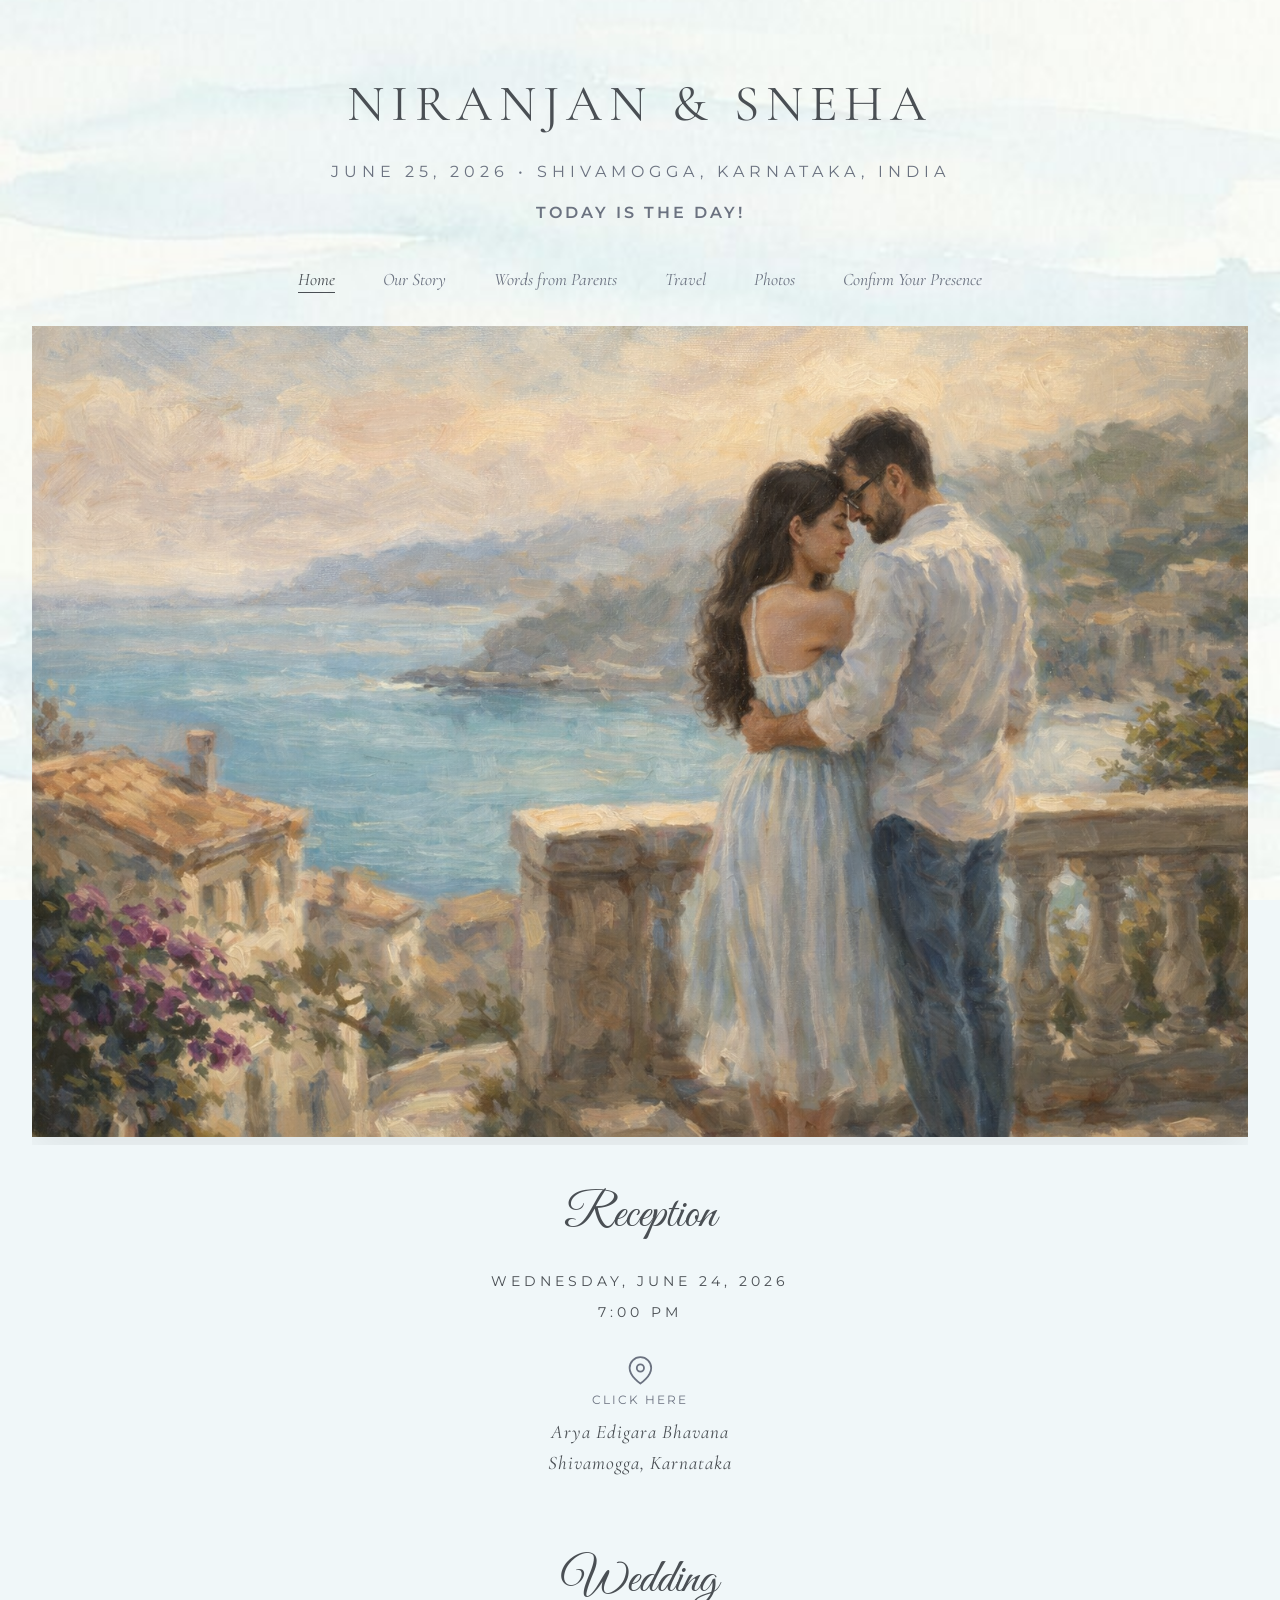
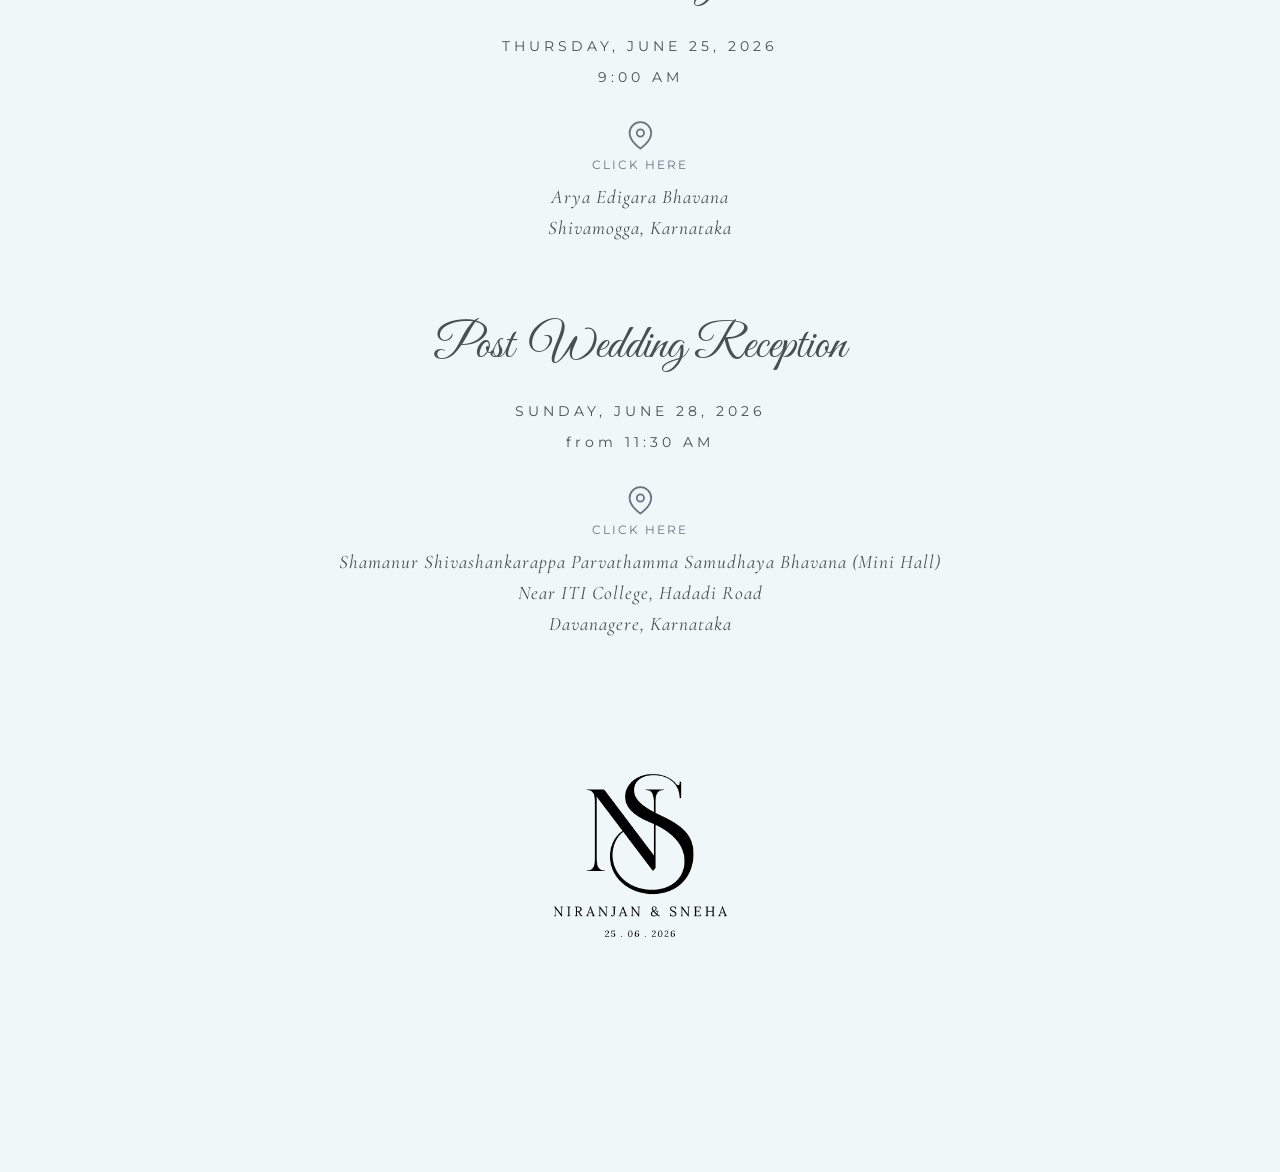
<file: index.html>
<!DOCTYPE html>
<html lang="en">

<head>
    <meta charset="UTF-8">
    <meta name="viewport" content="width=device-width, initial-scale=1.0">
    <title>Niranjan & Sneha | Wedding</title>
    <meta name="description" content="Wedding website for Niranjan & Sneha">
    <link rel="preconnect" href="https://fonts.googleapis.com">
    <link rel="preconnect" href="https://fonts.gstatic.com" crossorigin>
    <link
        href="https://fonts.googleapis.com/css2?family=Nanum+Myeongjo:wght@400;700;800&family=Cormorant+Garamond:wght@400;500;600&family=Montserrat:wght@300;400;500&family=Great+Vibes&display=swap"
        rel="stylesheet">
    <link rel="stylesheet" href="styles.css">
</head>

<body>
    <div class="mobile-header">
        <div style="display: flex; flex-direction: column; align-items: center;">
            <div class="monogram">N&S</div>
            <button class="centered-menu-btn" id="hamburger-btn" aria-label="Toggle Navigation">
                <span class="btn-text-menu">MENU <span style="opacity: 0.5;">|</span> TAP</span>
                <span class="btn-text-close">CLOSE &#10005;</span>
            </button>
        </div>
    </div>

    <nav class="mobile-nav" id="mobile-nav">
        <ul>
            <li><a href="index.html">Home</a></li>
            <li><a href="our-story.html">Our Story</a></li>
            <li><a href="words-from-parents.html">Words from Parents</a></li>
            <li><a href="travel.html">Travel</a></li>

            <li><a href="photos.html">Photos</a></li>
            <li><a href="rsvp.html">Confirm Your Presence</a></li>


        </ul>
    </nav>

    <div class="desktop-header">
        <h1 class="desktop-title">NIRANJAN & SNEHA</h1>
        <p class="desktop-subtitle">JUNE 25, 2026 &bull; SHIVAMOGGA, KARNATAKA, INDIA</p>
        <p class="countdown desktop-countdown">CALCULATING DAYS...</p>
        <nav class="desktop-nav">
            <ul>
                <li><a href="index.html" class="active">Home</a></li>
                <li><a href="our-story.html">Our Story</a></li>
                <li><a href="words-from-parents.html">Words from Parents</a></li>
                <li><a href="travel.html">Travel</a></li>

                <li><a href="photos.html">Photos</a></li>
                <li><a href="rsvp.html">Confirm Your Presence</a></li>


            </ul>
        </nav>
    </div>

    <main>
        <section class="hero-section fade-in">
            <img src="images/hero.png" alt="Niranjan and Sneha" class="hero-image">
        </section>

        <section class="mobile-content fade-in">
            <div class="mobile-only">
                <h1 class="mobile-title">NIRANJAN & SNEHA</h1>
                <p class="mobile-subtitle">JUNE 25, 2026 &bull; SHIVAMOGGA, KARNATAKA, INDIA</p>
                <p class="countdown">CALCULATING DAYS...</p>
            </div>



            <div class="event-details fade-in">
                <h2 class="script-title">Reception</h2>
                <p class="detail-date">WEDNESDAY, JUNE 24, 2026</p>
                <p class="detail-time">7:00 PM</p>
                <a href="https://maps.app.goo.gl/HiBunpNSYCCN8sZ38" target="_blank" rel="noopener noreferrer"
                    class="nav-link" aria-label="Get directions">
                    <svg class="nav-icon" viewBox="0 0 24 24" fill="none" stroke="currentColor" stroke-width="1.5"
                        stroke-linecap="round" stroke-linejoin="round">
                        <path d="M21 10c0 7-9 13-9 13s-9-6-9-13a9 9 0 0 1 18 0z"></path>
                        <circle cx="12" cy="10" r="3"></circle>
                    </svg>
                    <span class="click-text">Click Here</span>
                </a>
                <p class="detail-venue">Arya Edigara Bhavana<br>Shivamogga, Karnataka</p>
            </div>

            <div class="event-details fade-in" style="margin-top: 4rem;">
                <h2 class="script-title">Wedding</h2>
                <p class="detail-date">THURSDAY, JUNE 25, 2026</p>
                <p class="detail-time">9:00 AM</p>
                <a href="https://maps.app.goo.gl/HiBunpNSYCCN8sZ38" target="_blank" rel="noopener noreferrer"
                    class="nav-link" aria-label="Get directions">
                    <svg class="nav-icon" viewBox="0 0 24 24" fill="none" stroke="currentColor" stroke-width="1.5"
                        stroke-linecap="round" stroke-linejoin="round">
                        <path d="M21 10c0 7-9 13-9 13s-9-6-9-13a9 9 0 0 1 18 0z"></path>
                        <circle cx="12" cy="10" r="3"></circle>
                    </svg>
                    <span class="click-text">Click Here</span>
                </a>
                <p class="detail-venue">Arya Edigara Bhavana<br>Shivamogga, Karnataka</p>
            </div>

            <div class="event-details fade-in" style="margin-top: 4rem;">
                <h2 class="script-title">Post &nbsp;Wedding Reception</h2>
                <p class="detail-date">SUNDAY, JUNE 28, 2026</p>
                <p class="detail-time">from 11:30 AM</p>
                <a href="https://maps.app.goo.gl/VCvndQigoKFn4i6R9" target="_blank" rel="noopener noreferrer"
                    class="nav-link" aria-label="Get directions">
                    <svg class="nav-icon" viewBox="0 0 24 24" fill="none" stroke="currentColor" stroke-width="1.5"
                        stroke-linecap="round" stroke-linejoin="round">
                        <path d="M21 10c0 7-9 13-9 13s-9-6-9-13a9 9 0 0 1 18 0z"></path>
                        <circle cx="12" cy="10" r="3"></circle>
                    </svg>
                    <span class="click-text">Click Here</span>
                </a>
                <p class="detail-venue">Shamanur Shivashankarappa Parvathamma Samudhaya Bhavana (Mini Hall)<br>Near ITI
                    College, Hadadi Road<br>Davanagere, Karnataka</p>
            </div>

            <div class="footer-section fade-in" style="margin-top: 4rem; text-align: center; padding-bottom: 5rem;">
                <div>
                    <img src="images/monogram.png" alt="N&amp;S Monogram"
                        style="max-width: 90%; max-height: 300px; width: auto; height: auto;">
                </div>
            </div>

        </section>
    </main>



    <script src="script.js"></script>
</body>

</html>
</file>
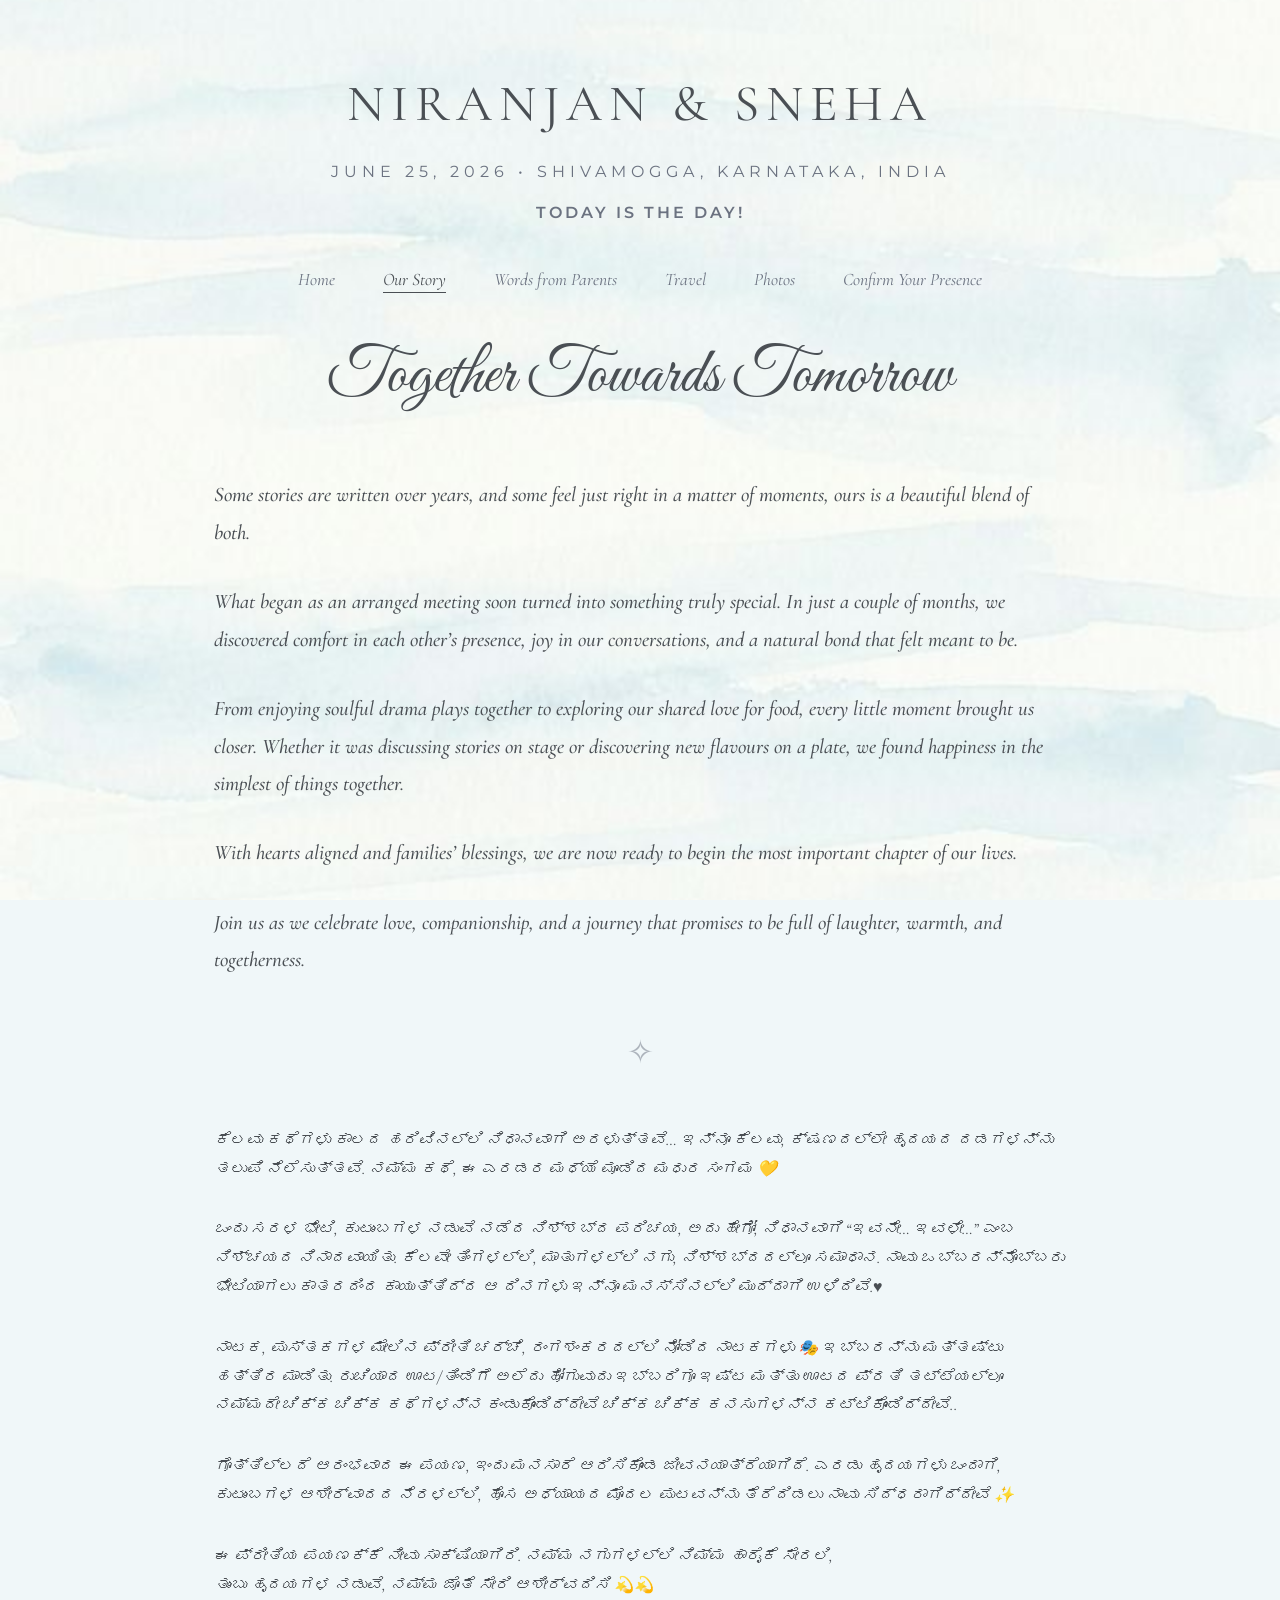
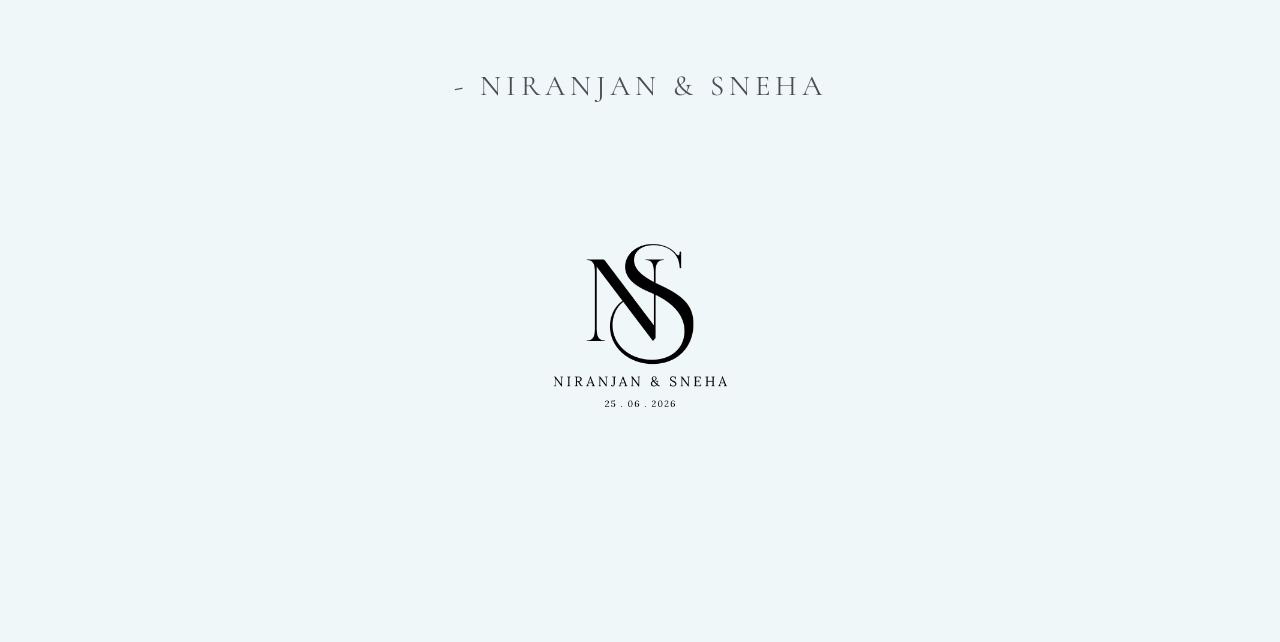
<file: our-story.html>
<!DOCTYPE html>
<html lang="en">

<head>
    <meta charset="UTF-8">
    <meta name="viewport" content="width=device-width, initial-scale=1.0">
    <title>Our Story | Niranjan & Sneha</title>
    <meta name="description" content="Our Story - Niranjan & Sneha Wedding">
    <link rel="preconnect" href="https://fonts.googleapis.com">
    <link rel="preconnect" href="https://fonts.gstatic.com" crossorigin>
    <link
        href="https://fonts.googleapis.com/css2?family=Nanum+Myeongjo:wght@400;700;800&family=Cormorant+Garamond:ital,wght@0,400;0,500;0,600;1,400;1,500&family=Montserrat:wght@300;400;500&family=Great+Vibes&display=swap"
        rel="stylesheet">
    <link rel="stylesheet" href="styles.css">
</head>

<body>
    <div class="mobile-header">
        <div style="display: flex; flex-direction: column; align-items: center;">
            <div class="monogram">N&S</div>
            <button class="centered-menu-btn" id="hamburger-btn" aria-label="Toggle Navigation">
                <span class="btn-text-menu">MENU <span style="opacity: 0.5;">|</span> TAP</span>
                <span class="btn-text-close">CLOSE &#10005;</span>
            </button>
        </div>
    </div>

    <nav class="mobile-nav" id="mobile-nav">
        <ul>
            <li><a href="index.html">Home</a></li>
            <li><a href="our-story.html">Our Story</a></li>
            <li><a href="words-from-parents.html">Words from Parents</a></li>
            <li><a href="travel.html">Travel</a></li>

            <li><a href="photos.html">Photos</a></li>
            <li><a href="rsvp.html">Confirm Your Presence</a></li>


        </ul>
    </nav>

    <div class="desktop-header">
        <h1 class="desktop-title">NIRANJAN & SNEHA</h1>
        <p class="desktop-subtitle">JUNE 25, 2026 &bull; SHIVAMOGGA, KARNATAKA, INDIA</p>
        <p class="countdown desktop-countdown">CALCULATING DAYS...</p>
        <nav class="desktop-nav">
            <ul>
                <li><a href="index.html">Home</a></li>
                <li><a href="our-story.html" class="active">Our Story</a></li>
                <li><a href="words-from-parents.html">Words from Parents</a></li>
                <li><a href="travel.html">Travel</a></li>

                <li><a href="photos.html">Photos</a></li>
                <li><a href="rsvp.html">Confirm Your Presence</a></li>


            </ul>
        </nav>
    </div>

    <main>
        <div class="mobile-only" style="text-align: center; margin-top: 0; padding: 0 1.5rem;">
            <h1 class="mobile-title">NIRANJAN & SNEHA</h1>
            <p class="mobile-subtitle" style="margin-bottom: 1rem;">JUNE 25, 2026 &bull; SHIVAMOGGA, KARNATAKA, INDIA
            </p>
        </div>

        <div class="story-section" style="margin-top: 0;">
            <h2 class="script-title"
                style="text-align: center; margin-bottom: 3rem; font-size: clamp(2.5rem, 8vw, 4rem);">Together Towards
                Tomorrow</h2>

            <p class="story-paragraph">Some stories are written over years, and some feel just right in a matter of
                moments, ours is a beautiful blend of both.</p>

            <p class="story-paragraph">What began as an arranged meeting soon turned into something truly special. In
                just a couple of months, we discovered comfort in each other’s presence, joy in our conversations, and a
                natural bond that felt meant to be.</p>

            <p class="story-paragraph">From enjoying soulful drama plays together to exploring our shared love for food,
                every little moment brought us closer. Whether it was discussing stories on stage or discovering new
                flavours on a plate, we found happiness in the simplest of things together.</p>

            <p class="story-paragraph">With hearts aligned and families’ blessings, we are now ready to begin the most
                important chapter of our lives.</p>

            <p class="story-paragraph">Join us as we celebrate love, companionship, and a journey that promises to be
                full of laughter, warmth, and togetherness.</p>

            <div style="text-align: center; margin: 3rem 0;">
                <span style="font-size: 2rem; color: var(--text-muted); opacity: 0.5;">✧</span>
            </div>

            <p class="story-paragraph" style="font-size: 16px;">ಕೆಲವು ಕಥೆಗಳು ಕಾಲದ ಹರಿವಿನಲ್ಲಿ ನಿಧಾನವಾಗಿ ಅರಳುತ್ತವೆ… ಇನ್ನೂ
                ಕೆಲವು, ಕ್ಷಣದಲ್ಲೇ ಹೃದಯದ ದಡಗಳನ್ನು ತಲುಪಿ ನೆಲೆಸುತ್ತವೆ. ನಮ್ಮ ಕಥೆ, ಈ ಎರಡರ ಮಧ್ಯೆ ಮೂಡಿದ ಮಧುರ ಸಂಗಮ 💛</p>

            <p class="story-paragraph" style="font-size: 16px;">ಒಂದು ಸರಳ ಭೇಟಿ, ಕುಟುಂಬಗಳ ನಡುವೆ ನಡೆದ ನಿಶ್ಶಬ್ದ ಪರಿಚಯ, ಅದು
                ಹೇಗೋ, ನಿಧಾನವಾಗಿ “ಇವನೇ… ಇವಳೇ…” ಎಂಬ ನಿಶ್ಚಯದ ನಿನಾದವಾಯಿತು. ಕೆಲವೇ ತಿಂಗಳಲ್ಲಿ, ಮಾತುಗಳಲ್ಲಿ ನಗು, ನಿಶ್ಶಬ್ದದಲ್ಲೂ
                ಸಮಾಧಾನ. ನಾವು ಒಬ್ಬರನ್ನೊಬ್ಬರು ಭೇಟಿಯಾಗಲು ಕಾತರದಿಂದ ಕಾಯುತ್ತಿದ್ದ ಆ ದಿನಗಳು ಇನ್ನೂ ಮನಸ್ಸಿನಲ್ಲಿ ಮುದ್ದಾಗಿ
                ಉಳಿದಿವೆ.♥️</p>

            <p class="story-paragraph" style="font-size: 16px;">ನಾಟಕ, ಪುಸ್ತಕಗಳ ಮೇಲಿನ ಪ್ರೀತಿ ಚರ್ಚೆ, ರಂಗಶಂಕರದಲ್ಲಿ ನೋಡಿದ
                ನಾಟಕಗಳು 🎭 ಇಬ್ಬರನ್ನು ಮತ್ತಷ್ಟು ಹತ್ತಿರ ಮಾಡಿತು. ರುಚಿಯಾದ ಊಟ/ತಿಂಡಿಗೆ ಅಲೆದು ಹೋಗುವುದು ಇಬ್ಬರಿಗೂ ಇಷ್ಟ ಮತ್ತು ಊಟದ
                ಪ್ರತಿ ತಟ್ಟೆಯಲ್ಲೂ ನಮ್ಮದೇ ಚಿಕ್ಕ ಚಿಕ್ಕ ಕಥೆಗಳನ್ನ ಕಂಡುಕೊಂಡಿದ್ದೇವೆ ಚಿಕ್ಕ ಚಿಕ್ಕ ಕನಸುಗಳನ್ನ ಕಟ್ಟಿಕೊಂಡಿದ್ದೇವೆ..
            </p>

            <p class="story-paragraph" style="font-size: 16px;">ಗೊತ್ತಿಲ್ಲದೆ ಆರಂಭವಾದ ಈ ಪಯಣ, ಇಂದು ಮನಸಾರೆ ಆರಿಸಿಕೊಂಡ
                ಜೀವನಯಾತ್ರೆಯಾಗಿದೆ. ಎರಡು ಹೃದಯಗಳು ಒಂದಾಗಿ, ಕುಟುಂಬಗಳ ಆಶೀರ್ವಾದದ ನೆರಳಲ್ಲಿ, ಹೊಸ ಅಧ್ಯಾಯದ ಮೊದಲ ಪುಟವನ್ನು ತೆರೆದಿಡಲು
                ನಾವು ಸಿದ್ಧರಾಗಿದ್ದೇವೆ ✨</p>

            <p class="story-paragraph" style="font-size: 16px;">ಈ ಪ್ರೀತಿಯ ಪಯಣಕ್ಕೆ ನೀವು ಸಾಕ್ಷಿಯಾಗಿರಿ. ನಮ್ಮ ನಗುಗಳಲ್ಲಿ
                ನಿಮ್ಮ ಹಾರೈಕೆ ಸೇರಲಿ, <br>ತುಂಬು ಹೃದಯಗಳ ನಡುವೆ, ನಮ್ಮ ಜೊತೆ ಸೇರಿ ಆಶೀರ್ವದಿಸಿ 💫💫</p>

            <p class="story-signature fade-in"
                style="font-family: var(--font-serif); font-size: 1.8rem; letter-spacing: 5px; margin-top: 4rem; text-align: center; color: var(--text-color);">
                - NIRANJAN &amp; SNEHA</p>
        </div>

        <div class="footer-section fade-in" style="margin-top: 4rem; text-align: center; padding-bottom: 5rem;">
            <div>
                <img src="images/monogram.png" alt="N&amp;S Monogram"
                    style="max-width: 90%; max-height: 300px; width: auto; height: auto;">
            </div>
        </div>
    </main>

    <script src="script.js"></script>
</body>

</html>
</file>
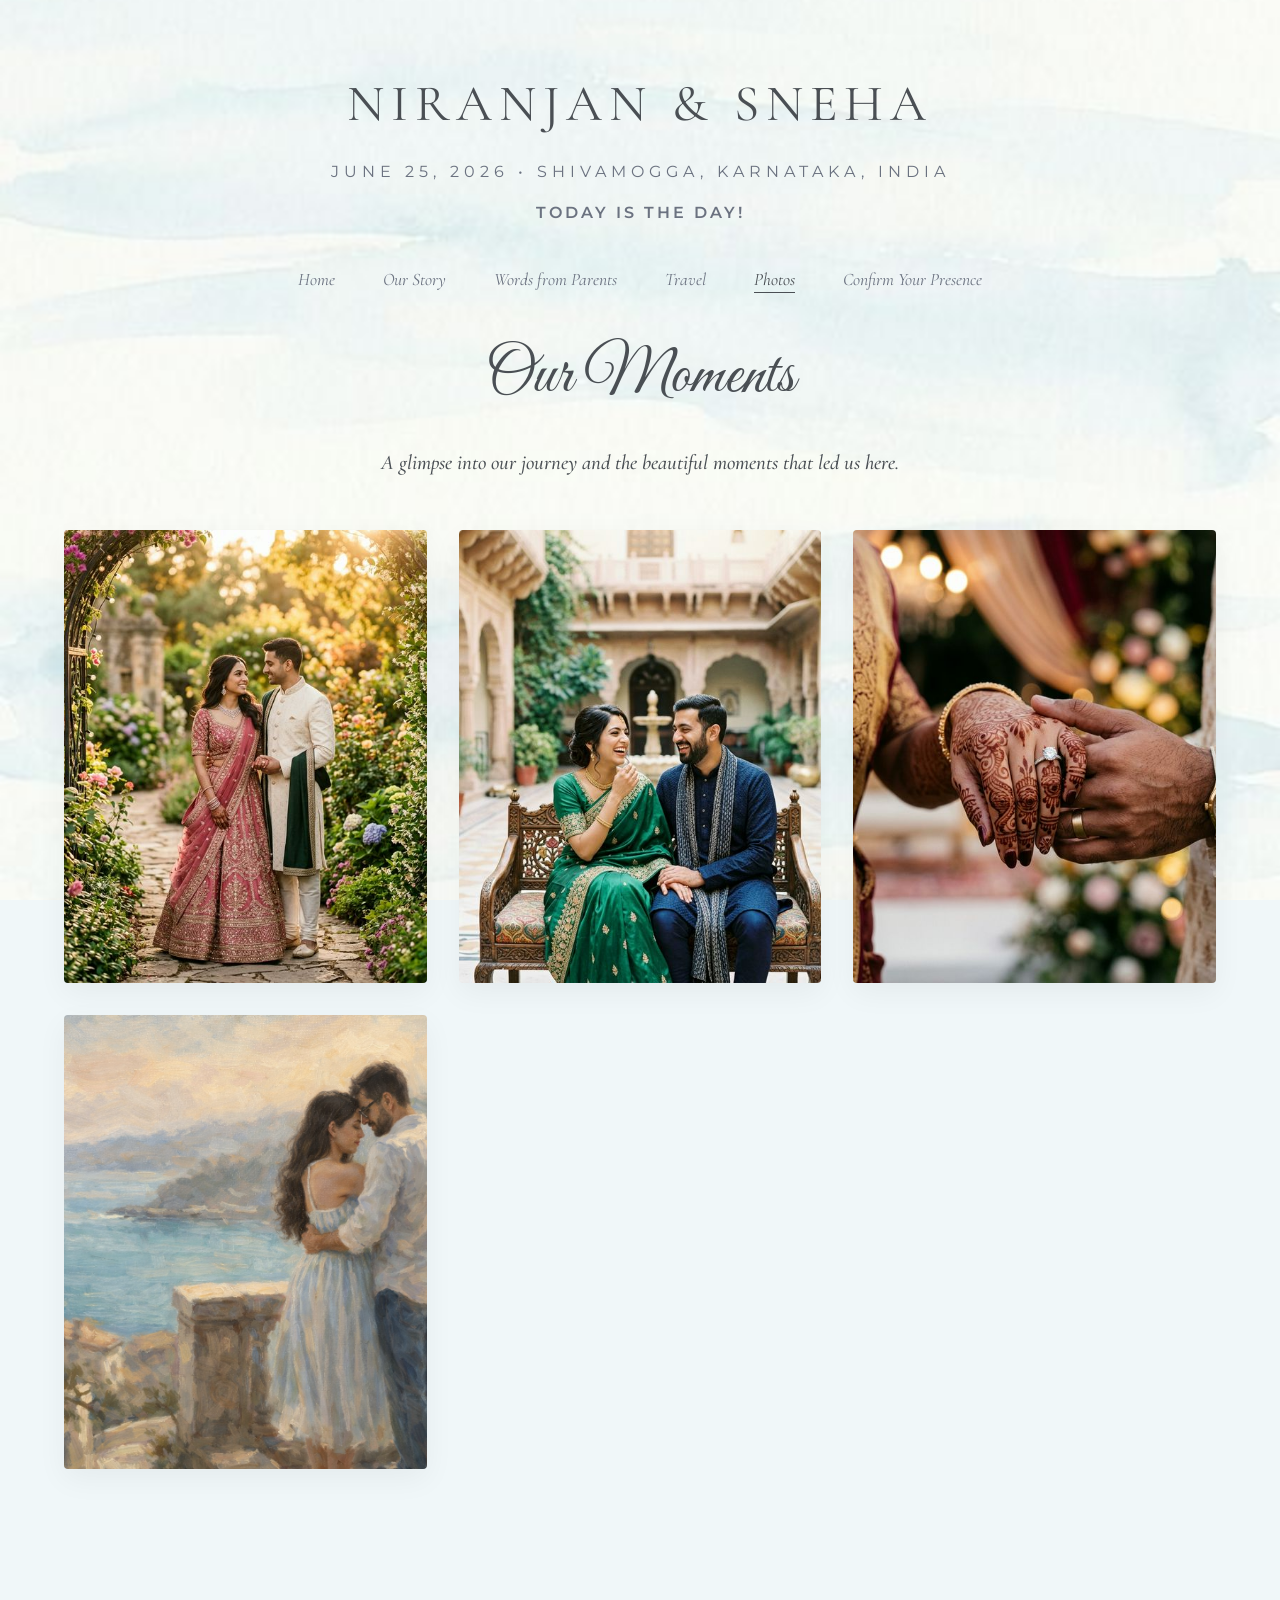
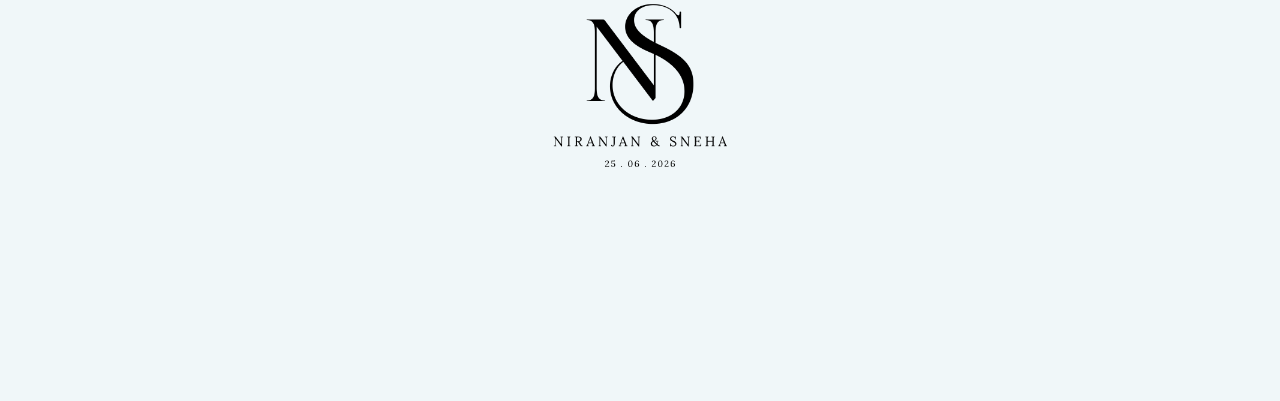
<file: photos.html>
<!DOCTYPE html>
<html lang="en">

<head>
    <meta charset="UTF-8">
    <meta name="viewport" content="width=device-width, initial-scale=1.0">
    <title>Photos | Niranjan & Sneha</title>
    <meta name="description" content="Photos - Niranjan & Sneha Wedding">
    <link rel="preconnect" href="https://fonts.googleapis.com">
    <link rel="preconnect" href="https://fonts.gstatic.com" crossorigin>
    <link
        href="https://fonts.googleapis.com/css2?family=Nanum+Myeongjo:wght@400;700;800&family=Cormorant+Garamond:wght@400;500;600&family=Montserrat:wght@300;400;500&family=Great+Vibes&display=swap"
        rel="stylesheet">
    <link rel="stylesheet" href="styles.css">
    <style>
        .gallery-container {
            max-width: 1200px;
            margin: 1.5rem auto 4rem auto;
            padding: 0 1.5rem;
            display: grid;
            grid-template-columns: repeat(auto-fill, minmax(350px, 1fr));
            gap: 2rem;
        }

        .gallery-item {
            position: relative;
            overflow: hidden;
            border-radius: 4px;
            aspect-ratio: 4 / 5;
            box-shadow: 0 10px 30px rgba(0, 0, 0, 0.05);
            transition: transform 0.5s ease;
            cursor: pointer;
        }

        .gallery-item:hover {
            transform: translateY(-10px);
        }

        .gallery-item img {
            width: 100%;
            height: 100%;
            object-fit: cover;
            transition: transform 0.8s ease;
        }

        .gallery-item:hover img {
            transform: scale(1.05);
        }

        .gallery-overlay {
            position: absolute;
            bottom: 0;
            left: 0;
            width: 100%;
            padding: 2rem;
            background: linear-gradient(transparent, rgba(0, 0, 0, 0.4));
            color: white;
            opacity: 0;
            transition: opacity 0.4s ease;
        }

        .gallery-item:hover .gallery-overlay {
            opacity: 1;
        }

        .gallery-overlay h3 {
            font-family: var(--font-serif);
            font-size: 1.5rem;
            margin-bottom: 0.5rem;
            font-weight: 400;
        }

        @media (max-width: 768px) {
            .gallery-container {
                grid-template-columns: 1fr;
                gap: 1.5rem;
                margin: 2rem auto;
            }

            .gallery-item {
                aspect-ratio: 1 / 1;
            }
        }
    </style>
</head>

<body>
    <div class="mobile-header">
        <div style="display: flex; flex-direction: column; align-items: center;">
            <div class="monogram">N&S</div>
            <button class="centered-menu-btn" id="hamburger-btn" aria-label="Toggle Navigation">
                <span class="btn-text-menu">MENU <span style="opacity: 0.5;">|</span> TAP</span>
                <span class="btn-text-close">CLOSE &#10005;</span>
            </button>
        </div>
    </div>

    <nav class="mobile-nav" id="mobile-nav">
        <ul>
            <li><a href="index.html">Home</a></li>
            <li><a href="our-story.html">Our Story</a></li>
            <li><a href="words-from-parents.html">Words from Parents</a></li>
            <li><a href="travel.html">Travel</a></li>

            <li><a href="photos.html" class="active">Photos</a></li>
            <li><a href="rsvp.html">Confirm Your Presence</a></li>


        </ul>
    </nav>

    <div class="desktop-header">
        <h1 class="desktop-title">NIRANJAN & SNEHA</h1>
        <p class="desktop-subtitle">JUNE 25, 2026 &bull; SHIVAMOGGA, KARNATAKA, INDIA</p>
        <p class="countdown desktop-countdown">CALCULATING DAYS...</p>
        <nav class="desktop-nav">
            <ul>
                <li><a href="index.html">Home</a></li>
                <li><a href="our-story.html">Our Story</a></li>
                <li><a href="words-from-parents.html">Words from Parents</a></li>
                <li><a href="travel.html">Travel</a></li>

                <li><a href="photos.html" class="active">Photos</a></li>
                <li><a href="rsvp.html">Confirm Your Presence</a></li>


            </ul>
        </nav>
    </div>

    <main>
        <div class="mobile-only" style="text-align: center; margin-top: 0; padding: 0 1.5rem;">
            <h1 class="mobile-title">NIRANJAN & SNEHA</h1>
            <p class="mobile-subtitle" style="margin-bottom: 1rem;">JUNE 25, 2026 &bull; SHIVAMOGGA</p>
        </div>

        <div class="story-section" style="max-width: 1100px; text-align: center; margin-top: 0;">
            <h2 class="script-title" style="margin-bottom: 1rem; font-size: clamp(2.5rem, 8vw, 4rem);">Our Moments</h2>
            <p class="story-paragraph" style="max-width: 800px; margin: 0 auto 1rem auto;">A glimpse into our journey
                and the beautiful moments that led us here.</p>
        </div>

        <div class="gallery-container">
            <div class="gallery-item">
                <img src="images/photo1.png" alt="Engagement Shoot 1">
                <div class="gallery-overlay">
                    <h3>Together Throughout</h3>
                </div>
            </div>
            <div class="gallery-item">
                <img src="images/photo2.png" alt="Engagement Shoot 2">
                <div class="gallery-overlay">
                    <h3>Joyful Moments</h3>
                </div>
            </div>
            <div class="gallery-item">
                <img src="images/photo3.png" alt="Engagement Shoot 3">
                <div class="gallery-overlay">
                    <h3>Promises Kept</h3>
                </div>
            </div>
            <!-- Additional placeholders to show grid -->
            <div class="gallery-item">
                <img src="images/hero.png" alt="Hero Image">
                <div class="gallery-overlay">
                    <h3>Our Beginning</h3>
                </div>
            </div>
        </div>

        <div class="footer-section fade-in" style="margin-top: 4rem; text-align: center; padding-bottom: 5rem;">
            <div>
                <img src="images/monogram.png" alt="N&amp;S Monogram"
                    style="max-width: 90%; max-height: 300px; width: auto; height: auto;">
            </div>
        </div>
    </main>

    <script src="script.js"></script>
</body>

</html>
</file>
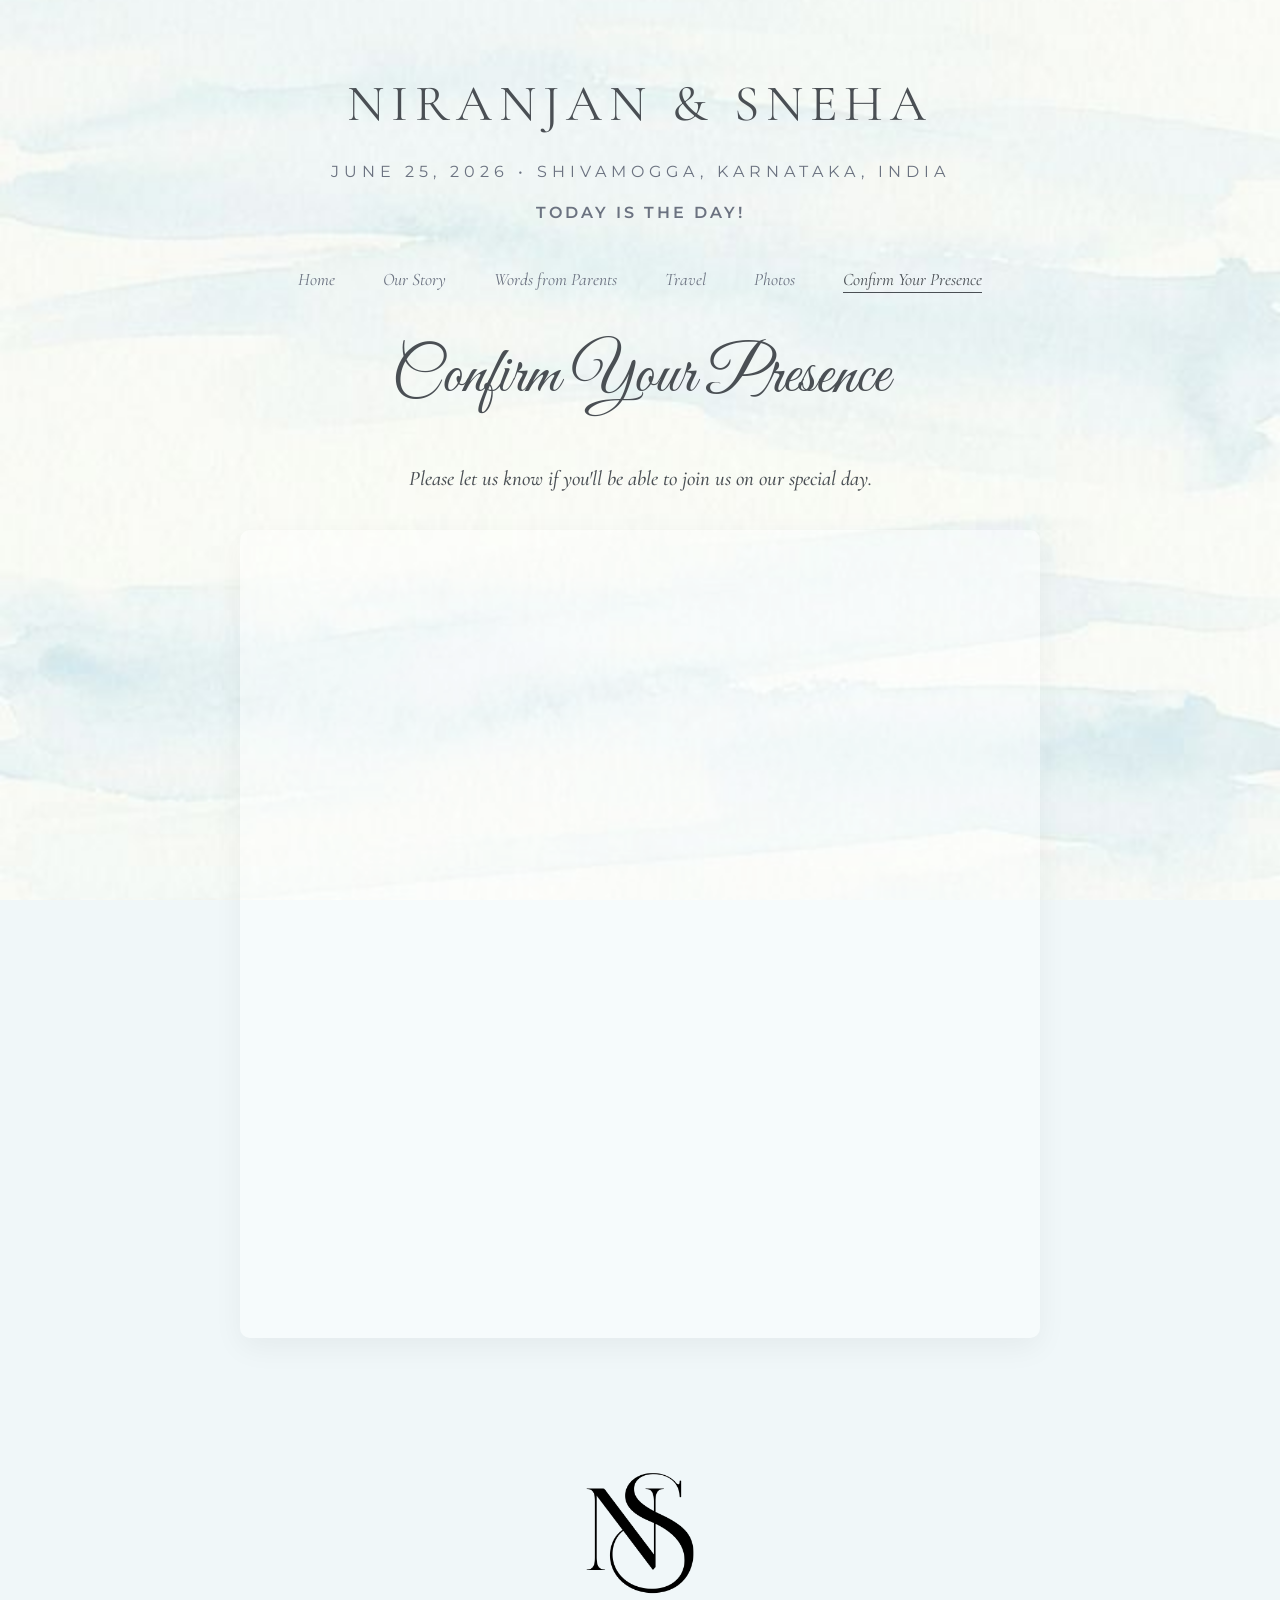
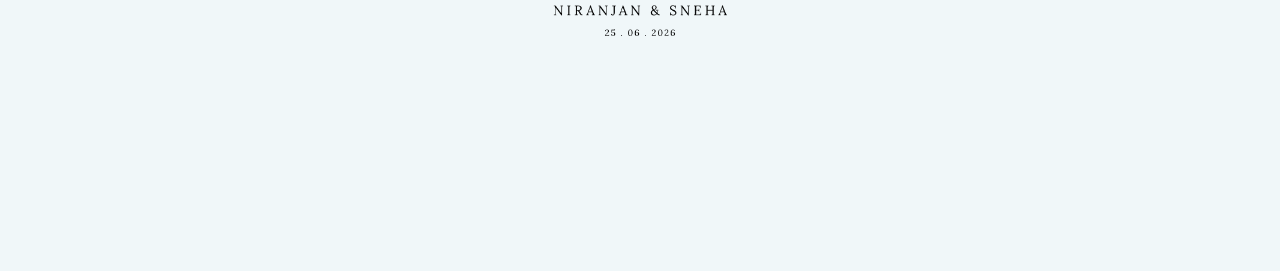
<file: rsvp.html>
<!DOCTYPE html>
<html lang="en">

<head>
    <meta charset="UTF-8">
    <meta name="viewport" content="width=device-width, initial-scale=1.0">
    <title>Confirm Your Presence | Niranjan & Sneha</title>
    <meta name="description" content="Confirm Your Presence - Niranjan & Sneha Wedding">
    <link rel="preconnect" href="https://fonts.googleapis.com">
    <link rel="preconnect" href="https://fonts.gstatic.com" crossorigin>
    <link
        href="https://fonts.googleapis.com/css2?family=Nanum+Myeongjo:wght@400;700;800&family=Cormorant+Garamond:wght@400;500;600&family=Montserrat:wght@300;400;500&family=Great+Vibes&display=swap"
        rel="stylesheet">
    <link rel="stylesheet" href="styles.css">
    <style>
        .rsvp-container {
            max-width: 800px;
            margin: 0 auto;
            border-radius: 10px;
            overflow: hidden;
            box-shadow: 0 10px 30px rgba(0, 0, 0, 0.05);
            background: rgba(255, 255, 255, 0.4);
        }

        .gform-iframe {
            width: 100%;
            height: 800px;
            border: none;
        }

        @media screen and (max-width: 600px) {
            .gform-iframe {
                height: 900px;
                /* Give more height on mobile for scrolling form */
            }
        }
    </style>
</head>

<body>
    <div class="mobile-header">
        <div style="display: flex; flex-direction: column; align-items: center;">
            <div class="monogram">N&S</div>
            <button class="centered-menu-btn" id="hamburger-btn" aria-label="Toggle Navigation">
                <span class="btn-text-menu">MENU <span style="opacity: 0.5;">|</span> TAP</span>
                <span class="btn-text-close">CLOSE &#10005;</span>
            </button>
        </div>
    </div>

    <nav class="mobile-nav" id="mobile-nav">
        <ul>
            <li><a href="index.html">Home</a></li>
            <li><a href="our-story.html">Our Story</a></li>
            <li><a href="words-from-parents.html">Words from Parents</a></li>
            <li><a href="travel.html">Travel</a></li>
            <li><a href="photos.html">Photos</a></li>
            <li><a href="rsvp.html">Confirm Your Presence</a></li>
        </ul>
    </nav>

    <div class="desktop-header">
        <h1 class="desktop-title">NIRANJAN & SNEHA</h1>
        <p class="desktop-subtitle">JUNE 25, 2026 &bull; SHIVAMOGGA, KARNATAKA, INDIA</p>
        <p class="countdown desktop-countdown">CALCULATING DAYS...</p>
        <nav class="desktop-nav">
            <ul>
                <li><a href="index.html">Home</a></li>
                <li><a href="our-story.html">Our Story</a></li>
                <li><a href="words-from-parents.html">Words from Parents</a></li>
                <li><a href="travel.html">Travel</a></li>
                <li><a href="photos.html">Photos</a></li>
                <li><a href="rsvp.html" class="active">Confirm Your Presence</a></li>
            </ul>
        </nav>
    </div>

    <main>
        <div class="mobile-only" style="text-align: center; margin-top: 0; padding: 0 1.5rem;">
            <h1 class="mobile-title">NIRANJAN & SNEHA</h1>
            <p class="mobile-subtitle" style="margin-bottom: 1rem;">JUNE 25, 2026 &bull; SHIVAMOGGA, KARNATAKA, INDIA
            </p>
        </div>

        <div class="story-section" style="max-width: 1100px; text-align: center; margin-top: 0;">
            <h2 class="script-title" style="margin-bottom: 2rem; font-size: clamp(2.5rem, 8vw, 4rem);">Confirm Your
                Presence</h2>
            <p class="story-paragraph" style="max-width: 800px; margin: 0 auto 2rem auto;">Please let us know if you'll
                be able to join us on our special day.</p>

            <div class="rsvp-container">
                <iframe class="gform-iframe"
                    src="https://docs.google.com/forms/d/e/1FAIpQLScZkh6DmDy0BkZ-_zhl9vyeVIwALcw3s2U8ymgat36eJWtKMg/viewform?embedded=true"
                    frameborder="0" marginheight="0" marginwidth="0">Loading…</iframe>
            </div>
        </div>

        <div class="footer-section fade-in" style="margin-top: 4rem; text-align: center; padding-bottom: 5rem;">
            <div>
                <img src="images/monogram.png" alt="N&amp;S Monogram"
                    style="max-width: 90%; max-height: 300px; width: auto; height: auto;">
            </div>
        </div>
    </main>

    <script src="script.js"></script>
</body>

</html>
</file>
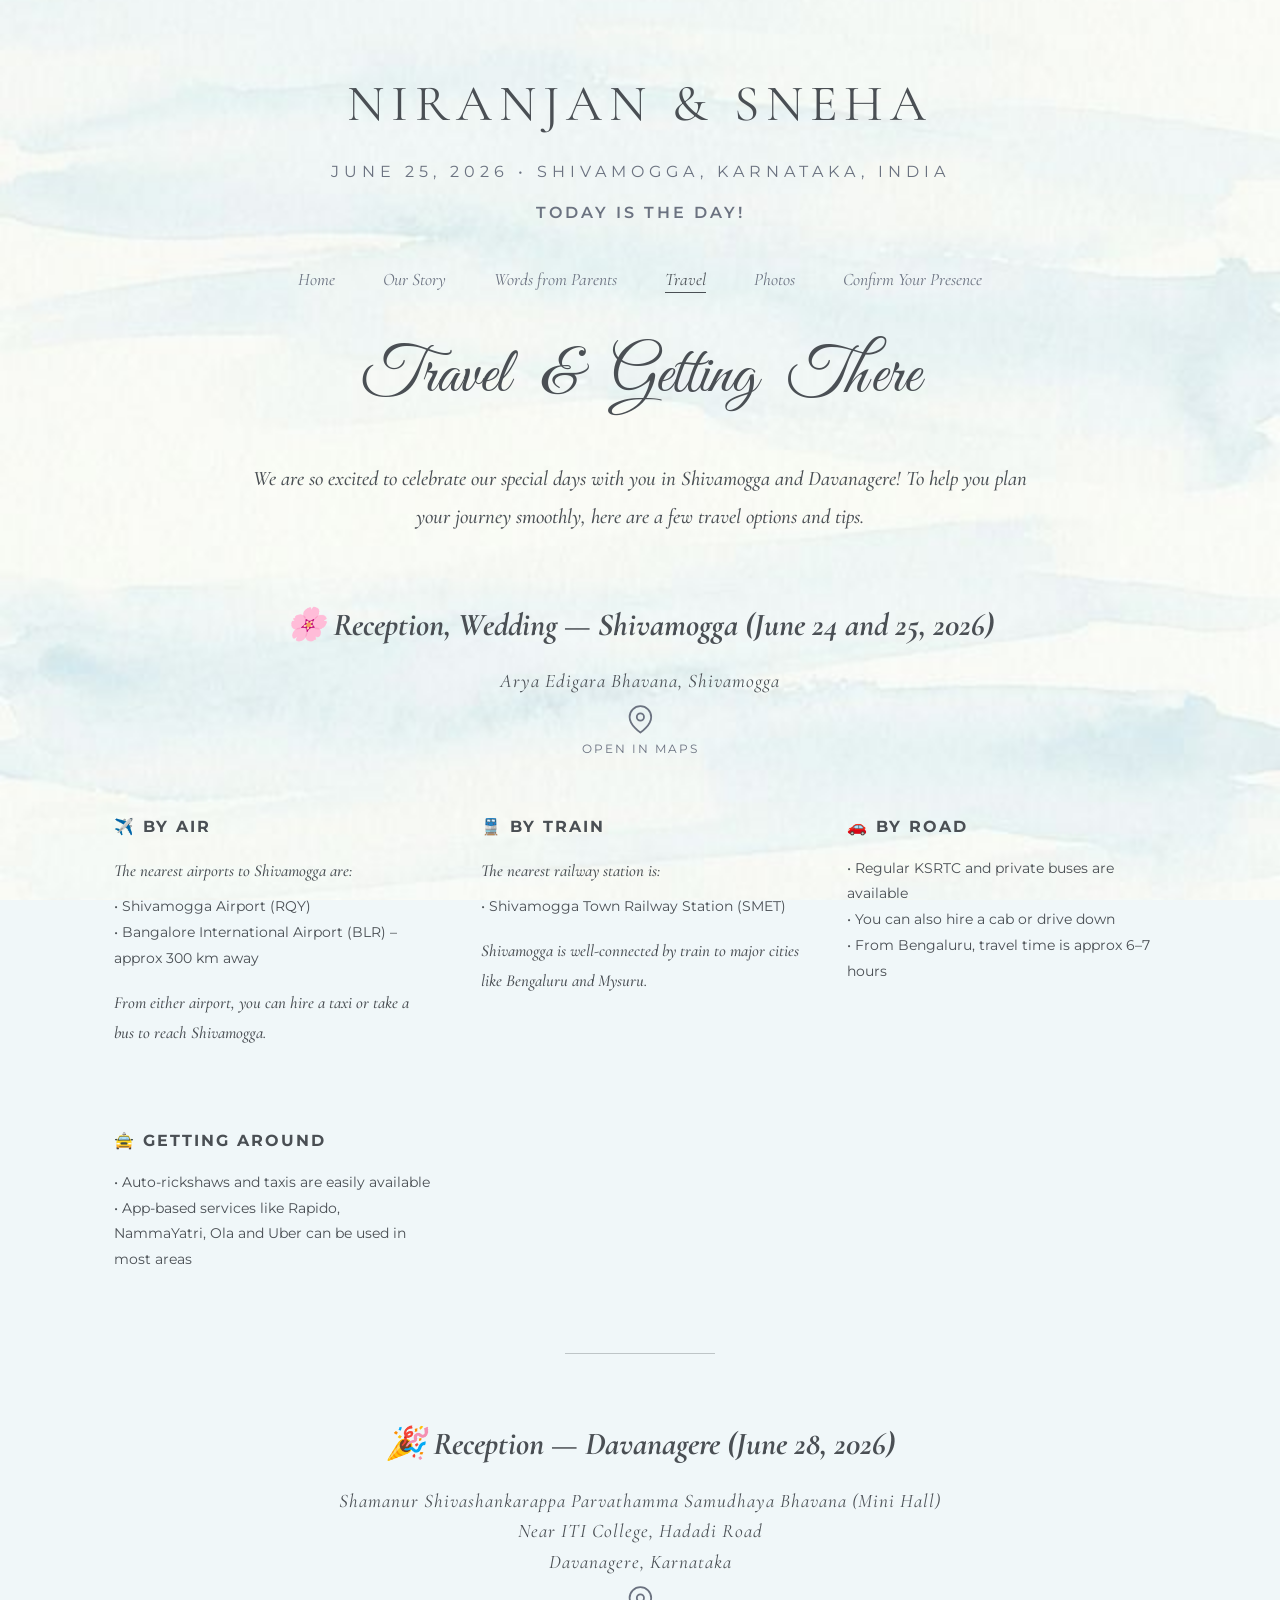
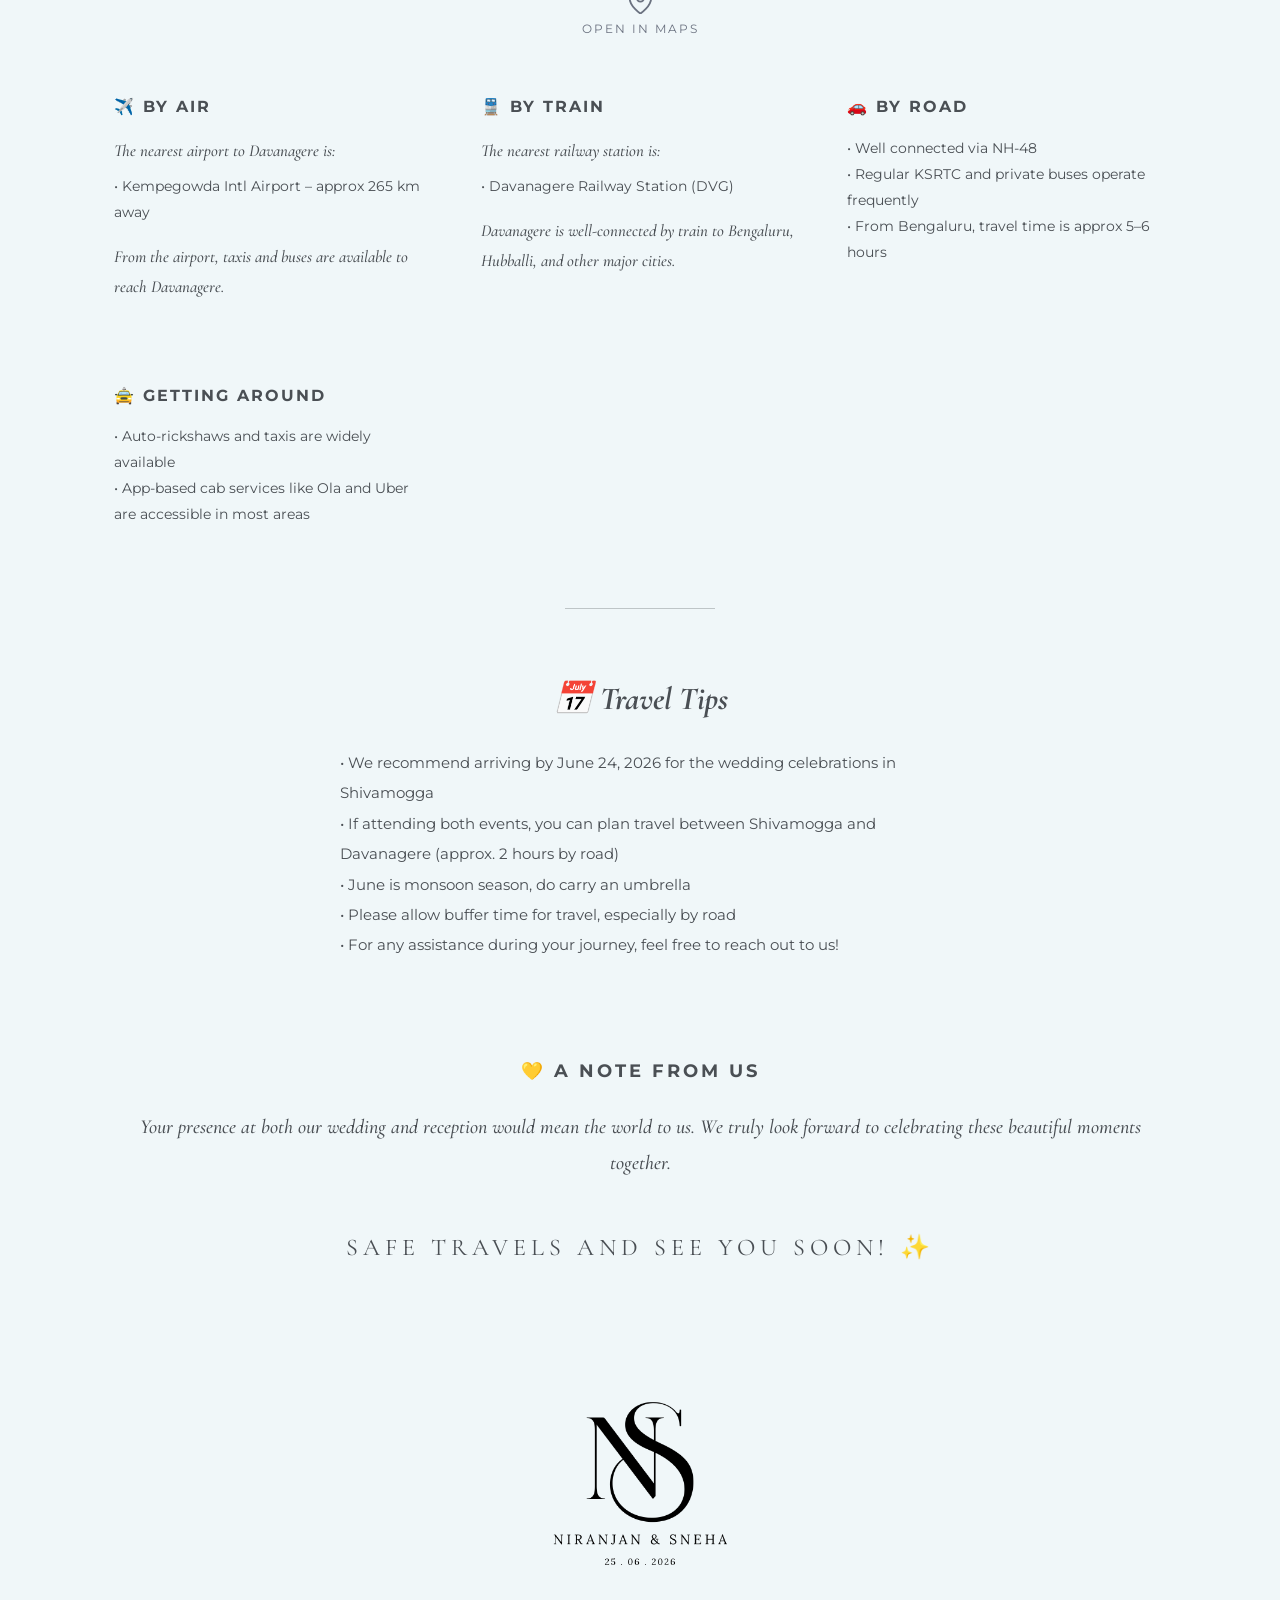
<file: travel.html>
<!DOCTYPE html>
<html lang="en">

<head>
    <meta charset="UTF-8">
    <meta name="viewport" content="width=device-width, initial-scale=1.0">
    <title>Travel | Niranjan & Sneha</title>
    <meta name="description" content="Travel Information - Niranjan & Sneha Wedding">
    <link rel="preconnect" href="https://fonts.googleapis.com">
    <link rel="preconnect" href="https://fonts.gstatic.com" crossorigin>
    <link
        href="https://fonts.googleapis.com/css2?family=Nanum+Myeongjo:wght@400;700;800&family=Cormorant+Garamond:ital,wght@0,400;0,500;0,600;1,400;1,500&family=Montserrat:wght@300;400;500&family=Great+Vibes&display=swap"
        rel="stylesheet">
    <link rel="stylesheet" href="styles.css">
</head>

<body>
    <div class="mobile-header">
        <div style="display: flex; flex-direction: column; align-items: center;">
            <div class="monogram">N&S</div>
            <button class="centered-menu-btn" id="hamburger-btn" aria-label="Toggle Navigation">
                <span class="btn-text-menu">MENU <span style="opacity: 0.5;">|</span> TAP</span>
                <span class="btn-text-close">CLOSE &#10005;</span>
            </button>
        </div>
    </div>

    <nav class="mobile-nav" id="mobile-nav">
        <ul>
            <li><a href="index.html">Home</a></li>
            <li><a href="our-story.html">Our Story</a></li>
            <li><a href="words-from-parents.html">Words from Parents</a></li>
            <li><a href="travel.html">Travel</a></li>

            <li><a href="photos.html">Photos</a></li>
            <li><a href="rsvp.html">Confirm Your Presence</a></li>


        </ul>
    </nav>

    <div class="desktop-header">
        <h1 class="desktop-title">NIRANJAN & SNEHA</h1>
        <p class="desktop-subtitle">JUNE 25, 2026 &bull; SHIVAMOGGA, KARNATAKA, INDIA</p>
        <p class="countdown desktop-countdown">CALCULATING DAYS...</p>
        <nav class="desktop-nav">
            <ul>
                <li><a href="index.html">Home</a></li>
                <li><a href="our-story.html">Our Story</a></li>
                <li><a href="words-from-parents.html">Words from Parents</a></li>
                <li><a href="travel.html" class="active">Travel</a></li>

                <li><a href="photos.html">Photos</a></li>
                <li><a href="rsvp.html">Confirm Your Presence</a></li>


            </ul>
        </nav>
    </div>

    <main>
        <div class="mobile-only" style="text-align: center; margin-top: 0; padding: 0 1.5rem;">
            <h1 class="mobile-title">NIRANJAN & SNEHA</h1>
            <p class="mobile-subtitle" style="margin-bottom: 1rem;">JUNE 25, 2026 &bull; SHIVAMOGGA</p>
        </div>

        <div class="story-section" style="max-width: 1100px; margin-top: 0;">
            <h2 class="script-title"
                style="text-align: center; margin-bottom: 2rem; font-size: clamp(2.5rem, 8vw, 4rem); word-spacing: 20px;">
                Travel & Getting
                There</h2>

            <p class="story-paragraph" style="text-align: center; max-width: 800px; margin: 0 auto 4rem auto;">We are so
                excited to celebrate our special days with you in Shivamogga and Davanagere! To help you plan your
                journey smoothly, here are a few travel options and tips.</p>

            <div style="margin: 4rem 0;">
                <h3
                    style="font-family: var(--font-serif); font-size: 2rem; color: var(--text-color); margin-bottom: 1rem; text-align: center; font-style: italic;">
                    🌸 Reception, Wedding — Shivamogga (June 24 and 25, 2026)</h3>

                <div style="text-align: center; margin-bottom: 3.5rem;">
                    <p class="detail-venue">Arya Edigara Bhavana, Shivamogga</p>
                    <a href="https://maps.app.goo.gl/HiBunpNSYCCN8sZ38" target="_blank" rel="noopener noreferrer"
                        class="nav-link" aria-label="Get directions" style="margin-top: 0.5rem;">
                        <svg class="nav-icon" viewBox="0 0 24 24" fill="none" stroke="currentColor" stroke-width="1.5"
                            stroke-linecap="round" stroke-linejoin="round">
                            <path d="M21 10c0 7-9 13-9 13s-9-6-9-13a9 9 0 0 1 18 0z"></path>
                            <circle cx="12" cy="10" r="3"></circle>
                        </svg>
                        <span class="click-text">Open in Maps</span>
                    </a>
                </div>

                <div style="display: grid; grid-template-columns: repeat(auto-fit, minmax(250px, 1fr)); gap: 3rem;">
                    <div>
                        <h4
                            style="font-family: var(--font-sans); font-size: 1rem; letter-spacing: 2px; margin-bottom: 1rem;">
                            ✈️ BY AIR</h4>
                        <p class="story-paragraph" style="font-size: 1.05rem; margin-bottom: 0.5rem; padding: 0;">The
                            nearest airports to Shivamogga are:</p>
                        <ul
                            style="list-style-type: none; padding: 0; margin-bottom: 1rem; font-family: var(--font-sans); font-size: 0.9rem; color: var(--text-color); line-height: 1.8;">
                            <li>• Shivamogga Airport (RQY)</li>
                            <li>• Bangalore International Airport (BLR) – approx 300 km away</li>
                        </ul>
                        <p class="story-paragraph" style="font-size: 1.05rem; padding: 0;">From either airport, you can
                            hire a taxi or take a bus to reach Shivamogga.</p>
                    </div>

                    <div>
                        <h4
                            style="font-family: var(--font-sans); font-size: 1rem; letter-spacing: 2px; margin-bottom: 1rem;">
                            🚆 BY TRAIN</h4>
                        <p class="story-paragraph" style="font-size: 1.05rem; margin-bottom: 0.5rem; padding: 0;">The
                            nearest railway station is:</p>
                        <ul
                            style="list-style-type: none; padding: 0; margin-bottom: 1rem; font-family: var(--font-sans); font-size: 0.9rem; color: var(--text-color); line-height: 1.8;">
                            <li>• Shivamogga Town Railway Station (SMET)</li>
                        </ul>
                        <p class="story-paragraph" style="font-size: 1.05rem; padding: 0;">Shivamogga is well-connected
                            by train to major cities like Bengaluru and Mysuru.</p>
                    </div>

                    <div>
                        <h4
                            style="font-family: var(--font-sans); font-size: 1rem; letter-spacing: 2px; margin-bottom: 1rem;">
                            🚗 BY ROAD</h4>
                        <ul
                            style="list-style-type: none; padding: 0; margin-bottom: 1rem; font-family: var(--font-sans); font-size: 0.9rem; color: var(--text-color); line-height: 1.8;">
                            <li>• Regular KSRTC and private buses are available</li>
                            <li>• You can also hire a cab or drive down</li>
                            <li>• From Bengaluru, travel time is approx 6–7 hours</li>
                        </ul>
                    </div>

                    <div>
                        <h4
                            style="font-family: var(--font-sans); font-size: 1rem; letter-spacing: 2px; margin-bottom: 1rem;">
                            🚖 GETTING AROUND</h4>
                        <ul
                            style="list-style-type: none; padding: 0; margin-bottom: 1rem; font-family: var(--font-sans); font-size: 0.9rem; color: var(--text-color); line-height: 1.8;">
                            <li>• Auto-rickshaws and taxis are easily available</li>
                            <li>• App-based services like Rapido, NammaYatri, Ola and Uber can be used in most areas
                            </li>
                        </ul>
                    </div>
                </div>
            </div>

            <hr
                style="width: 150px; margin: 4rem auto; border: none; border-top: 1px solid var(--text-color); opacity: 0.3;">

            <div style="margin: 4rem 0;">
                <h3
                    style="font-family: var(--font-serif); font-size: 2rem; color: var(--text-color); margin-bottom: 1rem; text-align: center; font-style: italic;">
                    🎉 Reception — Davanagere (June 28, 2026)</h3>

                <div style="text-align: center; margin-bottom: 3.5rem;">
                    <p class="detail-venue">Shamanur Shivashankarappa Parvathamma Samudhaya Bhavana (Mini Hall)<br>Near
                        ITI College, Hadadi Road<br>Davanagere, Karnataka</p>
                    <a href="https://maps.app.goo.gl/VCvndQigoKFn4i6R9" target="_blank" rel="noopener noreferrer"
                        class="nav-link" aria-label="Get directions" style="margin-top: 0.5rem;">
                        <svg class="nav-icon" viewBox="0 0 24 24" fill="none" stroke="currentColor" stroke-width="1.5"
                            stroke-linecap="round" stroke-linejoin="round">
                            <path d="M21 10c0 7-9 13-9 13s-9-6-9-13a9 9 0 0 1 18 0z"></path>
                            <circle cx="12" cy="10" r="3"></circle>
                        </svg>
                        <span class="click-text">Open in Maps</span>
                    </a>
                </div>

                <div style="display: grid; grid-template-columns: repeat(auto-fit, minmax(250px, 1fr)); gap: 3rem;">
                    <div>
                        <h4
                            style="font-family: var(--font-sans); font-size: 1rem; letter-spacing: 2px; margin-bottom: 1rem;">
                            ✈️ BY AIR</h4>
                        <p class="story-paragraph" style="font-size: 1.05rem; margin-bottom: 0.5rem; padding: 0;">The
                            nearest airport to Davanagere is:</p>
                        <ul
                            style="list-style-type: none; padding: 0; margin-bottom: 1rem; font-family: var(--font-sans); font-size: 0.9rem; color: var(--text-color); line-height: 1.8;">
                            <li>• Kempegowda Intl Airport – approx 265 km away</li>
                        </ul>
                        <p class="story-paragraph" style="font-size: 1.05rem; padding: 0;">From the airport, taxis and
                            buses are available to reach Davanagere.</p>
                    </div>

                    <div>
                        <h4
                            style="font-family: var(--font-sans); font-size: 1rem; letter-spacing: 2px; margin-bottom: 1rem;">
                            🚆 BY TRAIN</h4>
                        <p class="story-paragraph" style="font-size: 1.05rem; margin-bottom: 0.5rem; padding: 0;">The
                            nearest railway station is:</p>
                        <ul
                            style="list-style-type: none; padding: 0; margin-bottom: 1rem; font-family: var(--font-sans); font-size: 0.9rem; color: var(--text-color); line-height: 1.8;">
                            <li>• Davanagere Railway Station (DVG)</li>
                        </ul>
                        <p class="story-paragraph" style="font-size: 1.05rem; padding: 0;">Davanagere is well-connected
                            by train to Bengaluru, Hubballi, and other major cities.</p>
                    </div>

                    <div>
                        <h4
                            style="font-family: var(--font-sans); font-size: 1rem; letter-spacing: 2px; margin-bottom: 1rem;">
                            🚗 BY ROAD</h4>
                        <ul
                            style="list-style-type: none; padding: 0; margin-bottom: 1rem; font-family: var(--font-sans); font-size: 0.9rem; color: var(--text-color); line-height: 1.8;">
                            <li>• Well connected via NH-48</li>
                            <li>• Regular KSRTC and private buses operate frequently</li>
                            <li>• From Bengaluru, travel time is approx 5–6 hours</li>
                        </ul>
                    </div>

                    <div>
                        <h4
                            style="font-family: var(--font-sans); font-size: 1rem; letter-spacing: 2px; margin-bottom: 1rem;">
                            🚖 GETTING AROUND</h4>
                        <ul
                            style="list-style-type: none; padding: 0; margin-bottom: 1rem; font-family: var(--font-sans); font-size: 0.9rem; color: var(--text-color); line-height: 1.8;">
                            <li>• Auto-rickshaws and taxis are widely available</li>
                            <li>• App-based cab services like Ola and Uber are accessible in most areas</li>
                        </ul>
                    </div>
                </div>
            </div>

            <hr
                style="width: 150px; margin: 4rem auto; border: none; border-top: 1px solid var(--text-color); opacity: 0.3;">

            <div style="margin: 4rem 0;">
                <h3
                    style="font-family: var(--font-serif); font-size: 2rem; color: var(--text-color); margin-bottom: 1.5rem; text-align: center; font-style: italic;">
                    📅 Travel Tips</h3>
                <ul
                    style="list-style-type: none; padding: 0; max-width: 600px; margin: 0 auto; font-family: var(--font-sans); font-size: 0.95rem; color: var(--text-color); line-height: 2;">
                    <li>• We recommend arriving by June 24, 2026 for the wedding celebrations in Shivamogga</li>
                    <li>• If attending both events, you can plan travel between Shivamogga and Davanagere (approx. 2
                        hours by road)</li>
                    <li>• June is monsoon season, do carry an umbrella</li>
                    <li>• Please allow buffer time for travel, especially by road</li>
                    <li>• For any assistance during your journey, feel free to reach out to us!</li>
                </ul>
            </div>

            <div style="margin-top: 6rem; text-align: center;">
                <h4
                    style="font-family: var(--font-sans); font-size: 1.1rem; letter-spacing: 3px; margin-bottom: 1.5rem; text-transform: uppercase;">
                    💛 A NOTE FROM US</h4>
                <p class="story-paragraph" style="font-size: 1.25rem;">Your presence at both our wedding and reception
                    would mean the world to us. We truly look forward to celebrating these beautiful moments together.
                </p>
                <p class="story-signature fade-in"
                    style="font-family: var(--font-serif); font-size: 1.5rem; letter-spacing: 5px; margin-top: 3rem; color: var(--text-color);">
                    SAFE TRAVELS AND SEE YOU SOON! ✨</p>
            </div>

        </div>

        <div class="footer-section fade-in" style="margin-top: 4rem; text-align: center; padding-bottom: 5rem;">
            <div>
                <img src="images/monogram.png" alt="N&amp;S Monogram"
                    style="max-width: 90%; max-height: 300px; width: auto; height: auto;">
            </div>
        </div>
    </main>

    <script src="script.js"></script>
</body>

</html>
</file>
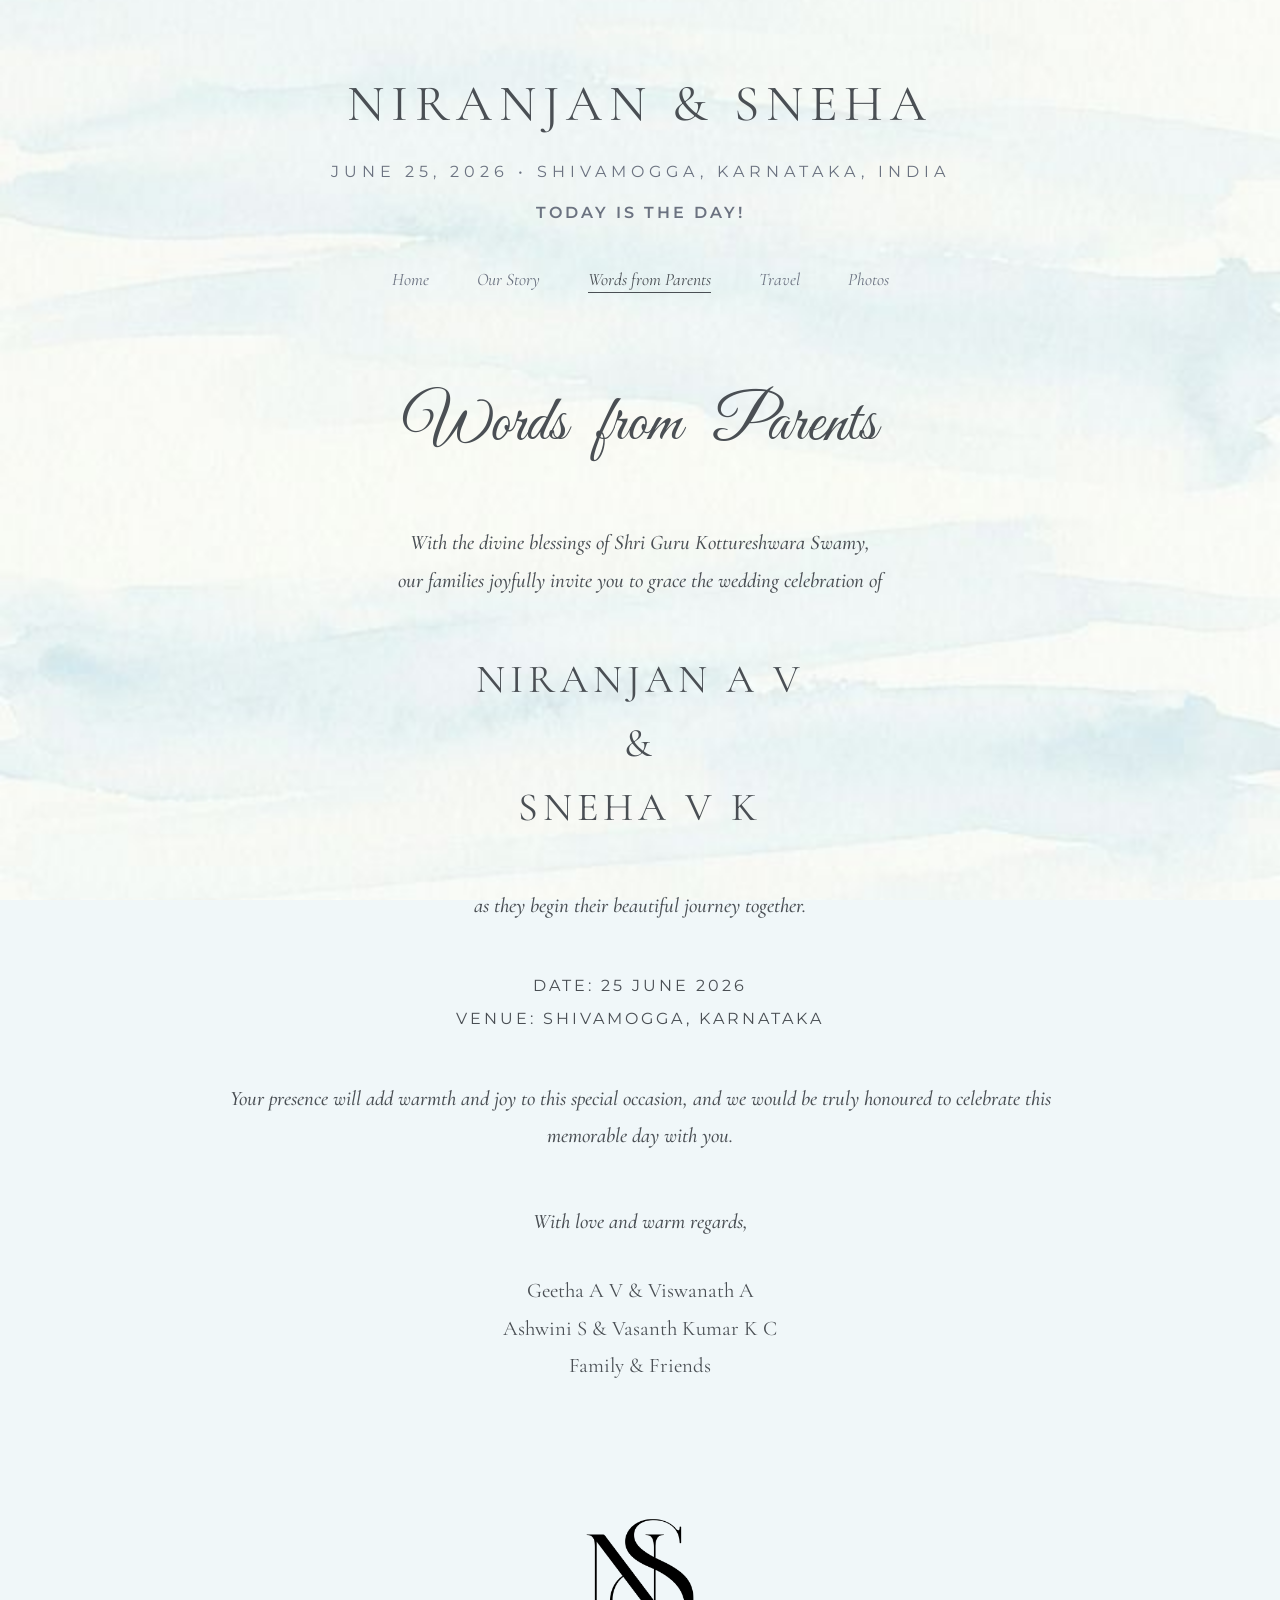
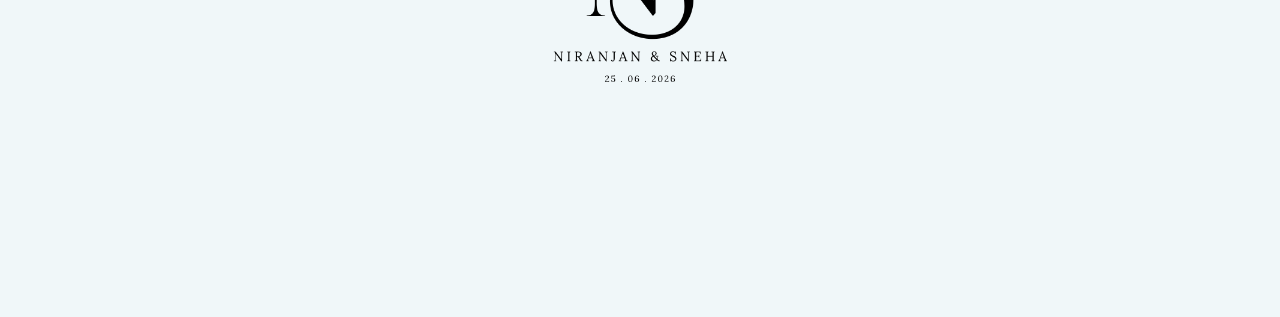
<file: words-from-parents.html>
<!DOCTYPE html>
<html lang="en">

<head>
    <meta charset="UTF-8">
    <meta name="viewport" content="width=device-width, initial-scale=1.0">
    <title>Words from Parents | Niranjan & Sneha</title>
    <meta name="description" content="Words from Parents - Niranjan & Sneha Wedding">
    <link rel="preconnect" href="https://fonts.googleapis.com">
    <link rel="preconnect" href="https://fonts.gstatic.com" crossorigin>
    <link
        href="https://fonts.googleapis.com/css2?family=Nanum+Myeongjo:wght@400;700;800&family=Cormorant+Garamond:wght@400;500;600&family=Montserrat:wght@300;400;500&family=Great+Vibes&display=swap"
        rel="stylesheet">
    <link rel="stylesheet" href="styles.css">
</head>

<body>
    <div class="mobile-header">
        <div style="display: flex; flex-direction: column; align-items: center;">
            <div class="monogram">N&S</div>
            <button class="centered-menu-btn" id="hamburger-btn" aria-label="Toggle Navigation">
                <span class="btn-text-menu">MENU <span style="opacity: 0.5;">|</span> TAP</span>
                <span class="btn-text-close">CLOSE &#10005;</span>
            </button>
        </div>
    </div>

    <nav class="mobile-nav" id="mobile-nav">
        <ul>
            <li><a href="index.html">Home</a></li>
            <li><a href="our-story.html">Our Story</a></li>
            <li><a href="words-from-parents.html">Words from Parents</a></li>
            <li><a href="travel.html">Travel</a></li>

            <li><a href="photos.html">Photos</a></li>


        </ul>
    </nav>

    <div class="desktop-header">
        <h1 class="desktop-title">NIRANJAN & SNEHA</h1>
        <p class="desktop-subtitle">JUNE 25, 2026 &bull; SHIVAMOGGA, KARNATAKA, INDIA</p>
        <p class="countdown desktop-countdown">CALCULATING DAYS...</p>
        <nav class="desktop-nav">
            <ul>
                <li><a href="index.html">Home</a></li>
                <li><a href="our-story.html">Our Story</a></li>
                <li><a href="words-from-parents.html" class="active">Words from Parents</a></li>
                <li><a href="travel.html">Travel</a></li>

                <li><a href="photos.html">Photos</a></li>


            </ul>
        </nav>
    </div>

    <main>
        <div class="mobile-only fade-in" style="text-align: center; margin-top: 2rem; padding: 0 1.5rem;">
            <h1 class="mobile-title">NIRANJAN & SNEHA</h1>
            <p class="mobile-subtitle">JUNE 25, 2026 &bull; SHIVAMOGGA, KARNATAKA, INDIA</p>
            <p class="countdown">CALCULATING DAYS...</p>
        </div>

        <div class="story-section fade-in">
            <h2 class="script-title"
                style="text-align: center; margin-bottom: 3rem; font-size: clamp(2.5rem, 8vw, 4rem); word-spacing: 20px;">
                Words from Parents
            </h2>

            <p class="story-paragraph" style="text-align: center;">With the divine blessings of Shri Guru Kottureshwara
                Swamy,<br>our families joyfully invite you to grace the wedding celebration of</p>

            <p class="desktop-title"
                style="text-align: center; margin: 3rem 0; font-size: 2.5rem; letter-spacing: 5px;">NIRANJAN A
                V<br>&amp;<br>SNEHA V K</p>

            <p class="story-paragraph" style="text-align: center;">as they begin their beautiful journey together.</p>

            <div
                style="text-align: center; margin: 3rem 0; font-family: var(--font-sans); letter-spacing: 3px; color: var(--text-color);">
                <p>DATE: 25 JUNE 2026</p>
                <p style="margin-top: 0.5rem;">VENUE: SHIVAMOGGA, KARNATAKA</p>
            </div>

            <p class="story-paragraph" style="text-align: center;">Your presence will add warmth and joy to this special
                occasion, and we would be truly honoured to celebrate this memorable day with you.</p>

            <p class="story-paragraph" style="text-align: center; margin-top: 3rem;">With love and warm regards,</p>

            <div
                style="text-align: center; font-family: var(--font-serif); font-size: 1.3rem; color: var(--text-color); line-height: 1.8;">
                <p>Geetha A V &amp; Viswanath A</p>
                <p>Ashwini S &amp; Vasanth Kumar K C</p>
                <p>Family &amp; Friends</p>
            </div>
        </div>

        <div class="footer-section fade-in" style="margin-top: 4rem; text-align: center; padding-bottom: 5rem;">
            <div>
                <img src="images/monogram.png" alt="N&amp;S Monogram"
                    style="max-width: 90%; max-height: 300px; width: auto; height: auto;">
            </div>
        </div>
    </main>

    <script src="script.js"></script>
</body>

</html>
</file>
<file: styles.css>
:root {
    --text-color: #4a4f54;
    --text-muted: #6b7280;
    --bg-color: #f0f7f9;
    --border-color: #d1d5db;
    --rsvp-bg: #5a5a5a;
    --rsvp-hover: #404040;
    --font-serif: 'Cormorant Garamond', serif;
    --font-sans: 'Montserrat', sans-serif;
    --font-script: 'Great Vibes', cursive;
    --font-monogram: 'Nanum Myeongjo', serif;
}

* {
    box-sizing: border-box;
    margin: 0;
    padding: 0;
}

body {
    font-family: var(--font-serif);
    color: var(--text-color);
    background-color: var(--bg-color);
    background-image: url('images/background.png');
    background-size: cover;
    background-position: center;
    background-attachment: fixed;
    line-height: 1.6;
    overflow-x: hidden;
}

/* Mobile Header (Hidden on Desktop) */
.mobile-header {
    display: none;
    align-items: center;
    justify-content: center;
    padding: 1.5rem 1rem;
    position: relative;
    background: transparent;
    z-index: 100;
}



.monogram {
    font-family: var(--font-monogram);
    font-size: 2.2rem;
    font-style: normal;
    font-weight: 500;
    letter-spacing: 2px;
}

/* Mobile Nav Overlay */
.mobile-nav {
    position: fixed;
    top: 0;
    left: 0;
    width: 100%;
    height: 100vh;
    background: rgba(255, 255, 255, 0.98);
    backdrop-filter: blur(10px);
    -webkit-backdrop-filter: blur(10px);
    z-index: 99;
    opacity: 0;
    visibility: hidden;
    transition: opacity 0.4s ease, visibility 0.4s ease;
    display: flex;
    flex-direction: column;
    align-items: center;
    justify-content: flex-start;
    padding-top: 10rem;
}

.mobile-nav.open {
    opacity: 1;
    visibility: visible;
}

.mobile-nav ul {
    list-style: none;
    padding: 0;
    text-align: center;
}

.mobile-nav ul li {
    margin-bottom: 2.5rem;
}

.mobile-nav ul li a {
    text-decoration: none;
    color: var(--text-color);
    font-family: var(--font-serif);
    font-size: 1.8rem;
    font-style: normal;
    font-weight: 500;
    letter-spacing: 3px;
    transition: color 0.3s;
}

.mobile-nav ul li a:hover {
    color: #000;
}

.centered-menu-btn {
    background: none;
    border: 1px solid rgba(0, 0, 0, 0.15);
    border-radius: 20px;
    font-family: var(--font-sans);
    font-size: 0.65rem;
    font-weight: 600;
    letter-spacing: 3px;
    color: var(--text-color);
    cursor: pointer;
    margin-top: 10px;
    padding: 8px 18px;
    transition: 0.3s;
    animation: attentionPulse 1.2s ease-in-out 10;
}

.centered-menu-btn:active {
    background: rgba(0, 0, 0, 0.04);
}

.centered-menu-btn .btn-text-close {
    display: none;
}

.centered-menu-btn.open .btn-text-menu {
    display: none;
}

.centered-menu-btn.open .btn-text-close {
    display: inline;
}

/* Desktop Header */
.desktop-header {
    text-align: center;
    padding: 4rem 1rem 2rem;
}

.desktop-title {
    font-size: 3.2rem;
    font-weight: 400;
    letter-spacing: 7px;
    margin-bottom: 0.8rem;
    color: var(--text-color);
}

.desktop-subtitle {
    font-family: var(--font-sans);
    font-size: 1rem;
    letter-spacing: 5px;
    color: var(--text-muted);
    margin-bottom: 1rem;
}

.desktop-nav ul {
    list-style: none;
    display: flex;
    justify-content: center;
    flex-wrap: wrap;
    gap: 3rem;
}

.desktop-nav a {
    text-decoration: none;
    color: var(--text-muted);
    font-style: italic;
    font-size: 1.1rem;
    position: relative;
    padding-bottom: 3px;
    transition: color 0.3s;
}

.desktop-nav a:hover,
.desktop-nav a.active {
    color: var(--text-color);
}

.desktop-nav a.active::after {
    content: '';
    position: absolute;
    bottom: 0;
    left: 0;
    width: 100%;
    height: 1px;
    background-color: var(--text-color);
}

/* Main Content */
main {
    max-width: 1400px;
    margin: 0 auto;
    padding: 0 2rem 5rem;
}

.hero-section {
    width: 100%;
    overflow: hidden;
}

.hero-image {
    width: 100%;
    height: auto;
    object-fit: cover;
    box-shadow: 0 15px 40px rgba(0, 0, 0, 0.08);
}

.mobile-content {
    display: block;
    /* now visible on desktop */
    text-align: center;
    margin-top: 1.5rem;
}

.mobile-only {
    display: none;
    /* hide titles on desktop */
}

.mobile-title {
    font-size: 2.5rem;
    font-weight: 400;
    letter-spacing: 6px;
    margin-top: 1.5rem;
}

.mobile-subtitle {
    font-family: var(--font-sans);
    font-size: 0.95rem;
    letter-spacing: 4px;
    margin-top: 1rem;
    margin-bottom: 0.8rem;
    color: var(--text-muted);
}

.countdown {
    font-family: var(--font-sans);
    font-size: 1rem;
    font-weight: 600;
    letter-spacing: 3px;
    color: var(--text-muted);
    margin-bottom: 2.5rem;
}

.separator {
    border: none;
    border-top: 1px solid var(--text-color);
    width: 250px;
    margin: 1.5rem auto;
    opacity: 0.3;
}

.event-date,
.event-location {
    font-family: var(--font-sans);
    font-size: 1.1rem;
    letter-spacing: 5px;
    margin: 1rem 0;
    line-height: 2;
    color: var(--text-muted);
}

.btn-rsvp {
    display: inline-block;
    background-color: var(--rsvp-bg);
    color: #fff;
    text-decoration: none;
    font-family: var(--font-sans);
    font-size: 0.85rem;
    letter-spacing: 4px;
    padding: 1rem 3rem;
    margin: 3rem 0;
    transition: background-color 0.3s, transform 0.2s, box-shadow 0.3s;
    border-radius: 2px;
}

.btn-rsvp:hover {
    background-color: var(--rsvp-hover);
    transform: translateY(-2px);
    box-shadow: 0 10px 20px rgba(0, 0, 0, 0.1);
}

.event-details {
    margin-top: 2rem;
}

.script-title {
    font-family: var(--font-script);
    font-size: 3rem;
    font-weight: 400;
    margin-bottom: 1rem;
    color: var(--text-color);
}

.detail-date,
.detail-time {
    font-family: var(--font-sans);
    font-size: 0.9rem;
    letter-spacing: 4px;
    margin-bottom: 0.5rem;
    color: var(--text-color);
}

.split-details {
    display: flex;
    justify-content: center;
    align-items: center;
    gap: 3rem;
    margin: 4rem auto 5rem;
    font-family: var(--font-sans);
    font-size: 2.2rem;
    letter-spacing: 4px;
    line-height: 1.4;
    color: var(--text-color);
}

.split-left {
    text-align: right;
}

.split-right {
    text-align: left;
}

.split-divider {
    width: 1px;
    height: 130px;
    background-color: var(--text-color);
    opacity: 0.4;
}

.detail-venue {
    font-family: var(--font-serif);
    font-size: 1.2rem;
    font-style: italic;
    color: var(--text-color);
    line-height: 1.6;
    letter-spacing: 1px;
    margin-top: 0.5rem;
}

.nav-link {
    display: inline-flex;
    flex-direction: column;
    align-items: center;
    margin-top: 1.5rem;
    text-decoration: none;
}

.click-text {
    font-family: var(--font-sans);
    font-size: 0.75rem;
    letter-spacing: 2px;
    color: var(--text-muted);
    margin-top: 0.3rem;
    text-transform: uppercase;
    transition: color 0.3s;
}

.nav-link:hover .click-text {
    color: var(--text-color);
}

.nav-icon {
    width: 1.8rem;
    height: 1.8rem;
    color: var(--text-muted);
    transition: transform 0.3s, color 0.3s;
}

.nav-link:hover .nav-icon {
    transform: translateY(-3px);
    color: var(--text-color);
}

/* Media Queries for Mobile/Tablet */
@media screen and (max-width: 900px) {
    .desktop-header {
        display: none;
    }

    .mobile-header {
        display: flex;
    }

    main {
        padding: 0;
    }

    .hero-image {
        border-radius: 0;
        box-shadow: none;
        max-height: auto;
    }

    .mobile-content {
        display: block;
        padding: 0 1.5rem;
    }

    .mobile-only {
        display: block;
    }

    .split-details {
        font-size: 1.8rem;
        gap: 1.5rem;
        margin: 3rem auto;
    }

    .split-divider {
        height: 100px;
    }
}


.story-section {
    max-width: 900px;
    margin: 3rem auto;
    padding: 0 1.5rem;
}

.story-paragraph {
    font-family: var(--font-serif);
    font-size: 1.3rem;
    font-style: italic;
    line-height: 1.8;
    color: var(--text-color);
    margin-bottom: 2rem;
    font-weight: 500;
}

/* Animations */
.fade-in {
    opacity: 0;
    transform: translateY(20px);
    transition: opacity 0.8s ease-out, transform 0.8s ease-out;
}

.fade-in.visible {
    opacity: 1;
    transform: translateY(0);
}

@keyframes attentionPulse {
    0% {
        transform: scale(1);
    }

    50% {
        transform: scale(1.15);
    }

    100% {
        transform: scale(1);
    }
}
</file>
